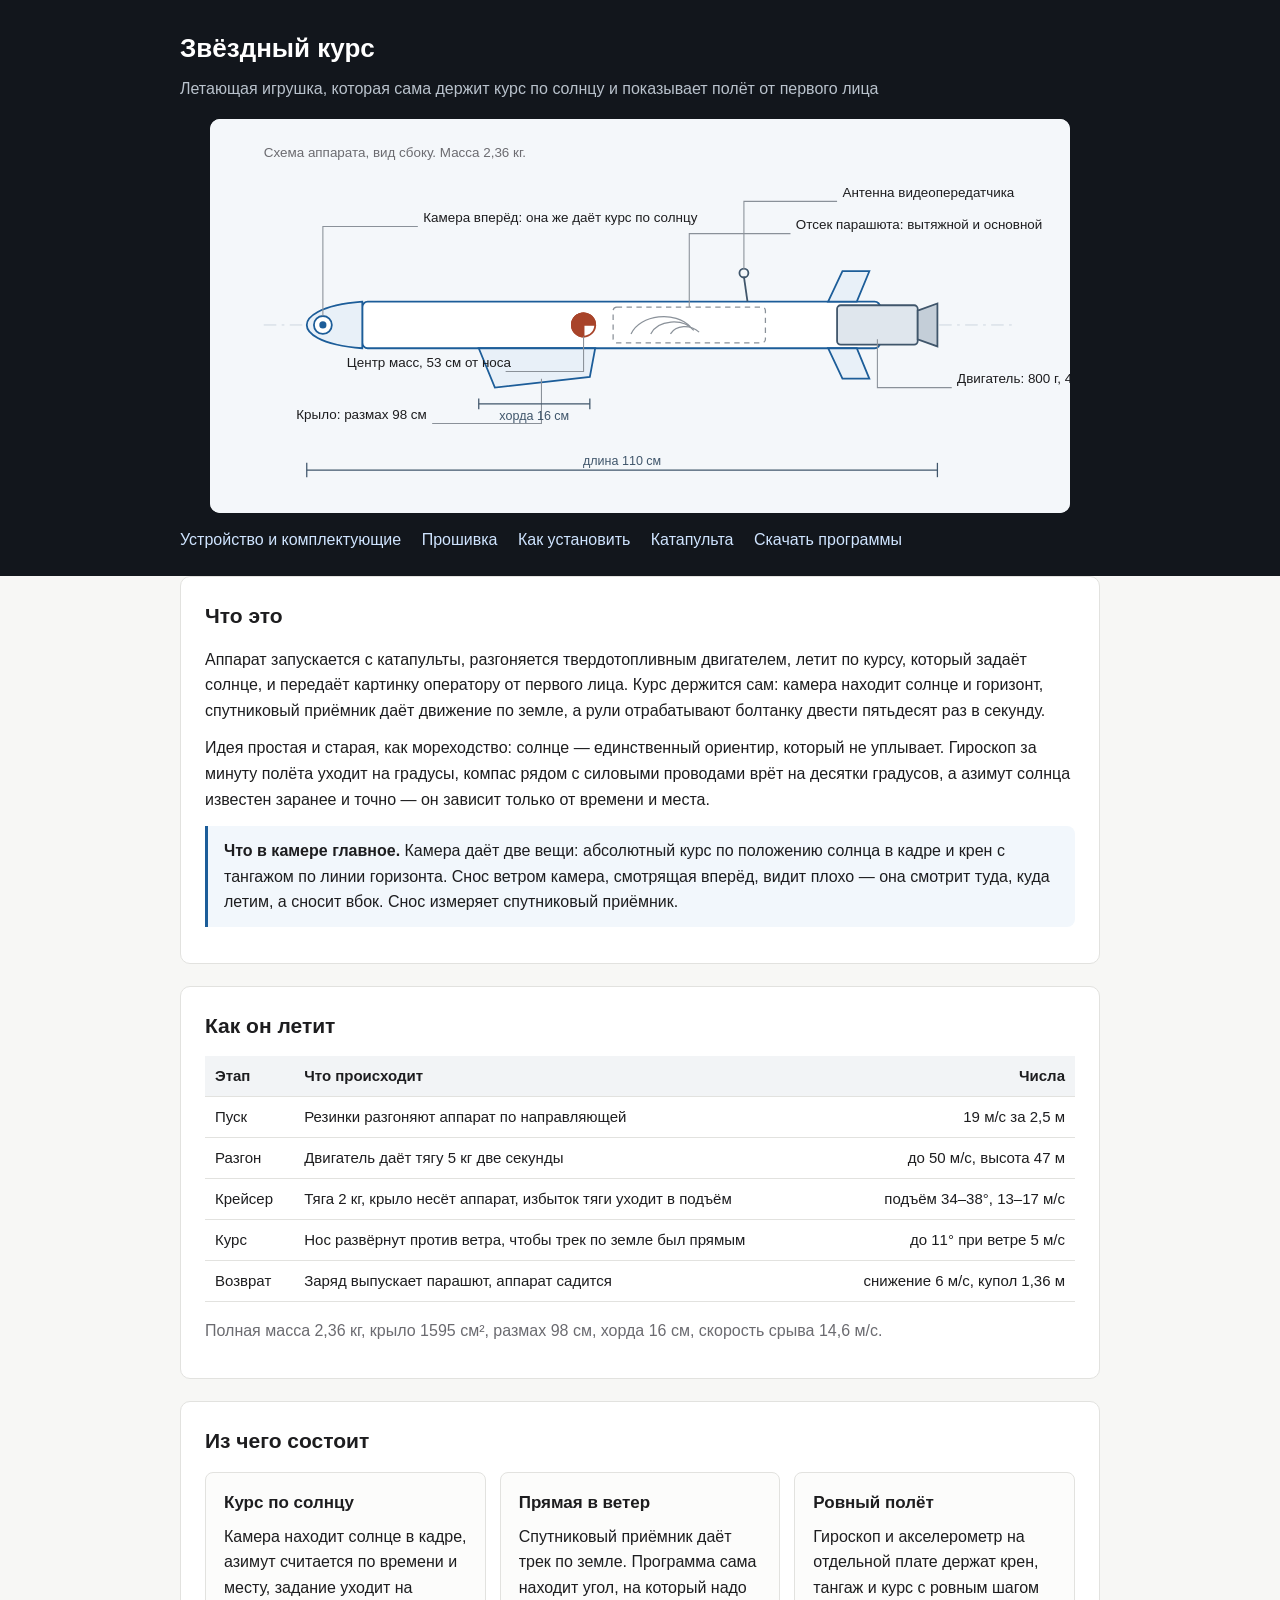
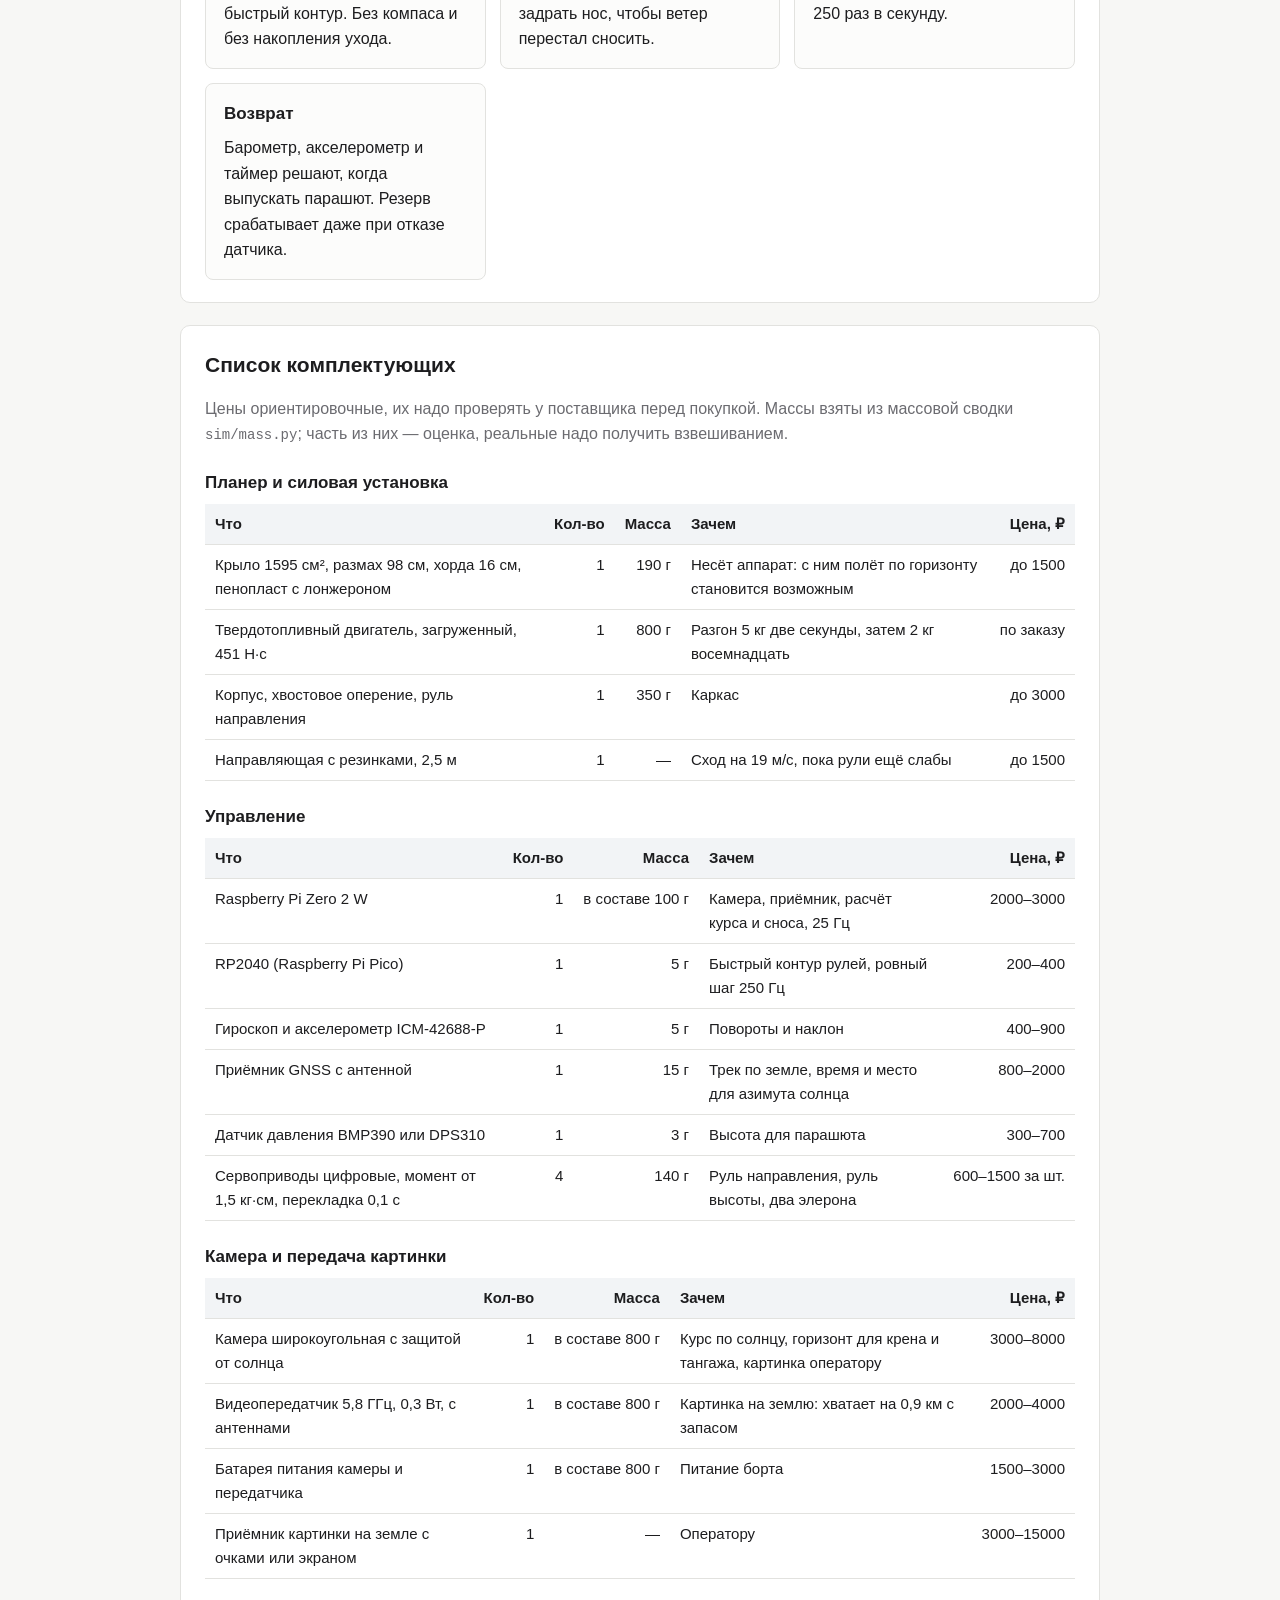
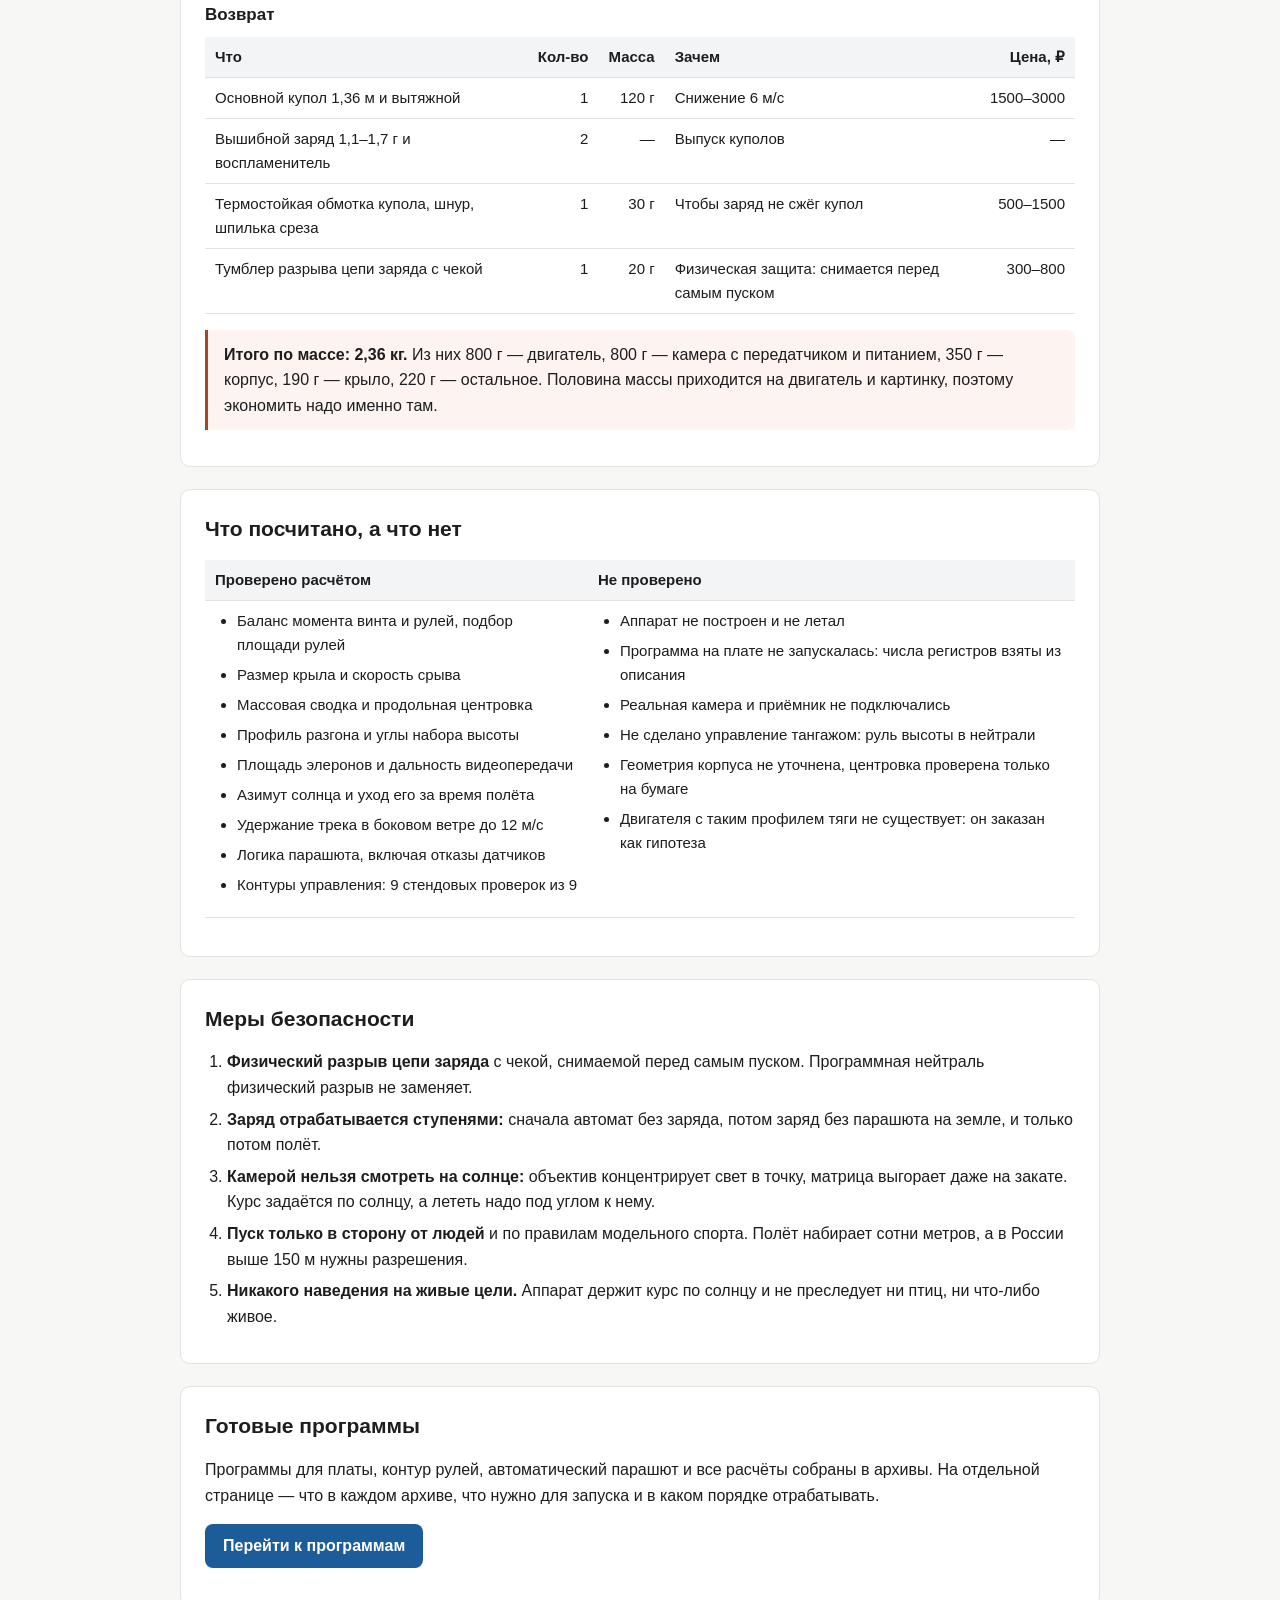
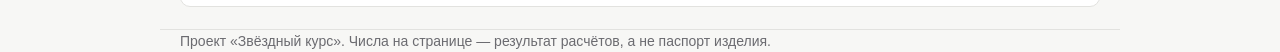
<file: docs/index.html>
<!DOCTYPE html>
<html lang="ru">
<head>
<meta charset="utf-8">
<meta name="viewport" content="width=device-width, initial-scale=1">
<title>Звёздный курс — устройство</title>
<link rel="stylesheet" href="style.css">
</head>
<body>

<header>
  <div class="wrap">
    <h1>Звёздный курс</h1>
    <p>Летающая игрушка, которая сама держит курс по солнцу и показывает полёт от первого лица</p>
        <img class="hero" src="img/rocket.svg" alt="Схема аппарата: камера в носу, крыло, отсек парашюта, V-образные рули, двигатель">
<nav>
      <a href="index.html">Устройство и комплектующие</a>
      <a href="firmware.html">Прошивка</a>
      <a href="install.html">Как установить</a>
      <a href="catapult.html">Катапульта</a>
      <a href="programs.html">Скачать программы</a>
    </nav>
  </div>
</header>

<main class="wrap">

<section>
  <h2>Что это</h2>
  <p>
    Аппарат запускается с катапульты, разгоняется твердотопливным двигателем, летит
    по курсу, который задаёт солнце, и передаёт картинку оператору от первого лица.
    Курс держится сам: камера находит солнце и горизонт, спутниковый приёмник даёт
    движение по земле, а рули отрабатывают болтанку двести пятьдесят раз в секунду.
  </p>
  <p>
    Идея простая и старая, как мореходство: солнце — единственный ориентир, который
    не уплывает. Гироскоп за минуту полёта уходит на градусы, компас рядом с силовыми
    проводами врёт на десятки градусов, а азимут солнца известен заранее и точно —
    он зависит только от времени и места.
  </p>
  <div class="note">
    <strong>Что в камере главное.</strong> Камера даёт две вещи: абсолютный курс
    по положению солнца в кадре и крен с тангажом по линии горизонта. Снос ветром
    камера, смотрящая вперёд, видит плохо — она смотрит туда, куда летим, а сносит
    вбок. Снос измеряет спутниковый приёмник.
  </div>
</section>

<section>
  <h2>Как он летит</h2>
  <table>
    <tr><th>Этап</th><th>Что происходит</th><th class="num">Числа</th></tr>
    <tr>
      <td>Пуск</td>
      <td>Резинки разгоняют аппарат по направляющей</td>
      <td class="num">19 м/с за 2,5 м</td>
    </tr>
    <tr>
      <td>Разгон</td>
      <td>Двигатель даёт тягу 5 кг две секунды</td>
      <td class="num">до 50 м/с, высота 47 м</td>
    </tr>
    <tr>
      <td>Крейсер</td>
      <td>Тяга 2 кг, крыло несёт аппарат, избыток тяги уходит в подъём</td>
      <td class="num">подъём 34–38°, 13–17 м/с</td>
    </tr>
    <tr>
      <td>Курс</td>
      <td>Нос развёрнут против ветра, чтобы трек по земле был прямым</td>
      <td class="num">до 11° при ветре 5 м/с</td>
    </tr>
    <tr>
      <td>Возврат</td>
      <td>Заряд выпускает парашют, аппарат садится</td>
      <td class="num">снижение 6 м/с, купол 1,36 м</td>
    </tr>
  </table>
  <p class="muted">
    Полная масса 2,36 кг, крыло 1595 см², размах 98 см, хорда 16 см,
    скорость срыва 14,6 м/с.
  </p>
</section>

<section>
  <h2>Из чего состоит</h2>
  <div class="cards">
    <div class="card">
      <h3>Курс по солнцу</h3>
      <p>Камера находит солнце в кадре, азимут считается по времени и месту,
      задание уходит на быстрый контур. Без компаса и без накопления ухода.</p>
    </div>
    <div class="card">
      <h3>Прямая в ветер</h3>
      <p>Спутниковый приёмник даёт трек по земле. Программа сама находит угол,
      на который надо задрать нос, чтобы ветер перестал сносить.</p>
    </div>
    <div class="card">
      <h3>Ровный полёт</h3>
      <p>Гироскоп и акселерометр на отдельной плате держат крен, тангаж и курс
      с ровным шагом 250 раз в секунду.</p>
    </div>
    <div class="card">
      <h3>Возврат</h3>
      <p>Барометр, акселерометр и таймер решают, когда выпускать парашют.
      Резерв срабатывает даже при отказе датчика.</p>
    </div>
  </div>
</section>

<section>
  <h2>Список комплектующих</h2>
  <p class="muted">
    Цены ориентировочные, их надо проверять у поставщика перед покупкой.
    Массы взяты из массовой сводки <code>sim/mass.py</code>; часть из них —
    оценка, реальные надо получить взвешиванием.
  </p>

  <h3>Планер и силовая установка</h3>
  <table>
    <tr><th>Что</th><th class="num">Кол-во</th><th class="num">Масса</th><th>Зачем</th><th class="num">Цена, ₽</th></tr>
    <tr><td>Крыло 1595 см², размах 98 см, хорда 16 см, пенопласт с лонжероном</td><td class="num">1</td><td class="num">190 г</td><td>Несёт аппарат: с ним полёт по горизонту становится возможным</td><td class="num">до 1500</td></tr>
    <tr><td>Твердотопливный двигатель, загруженный, 451 Н·с</td><td class="num">1</td><td class="num">800 г</td><td>Разгон 5 кг две секунды, затем 2 кг восемнадцать</td><td class="num">по заказу</td></tr>
    <tr><td>Корпус, хвостовое оперение, руль направления</td><td class="num">1</td><td class="num">350 г</td><td>Каркас</td><td class="num">до 3000</td></tr>
    <tr><td>Направляющая с резинками, 2,5 м</td><td class="num">1</td><td class="num">—</td><td>Сход на 19 м/с, пока рули ещё слабы</td><td class="num">до 1500</td></tr>
  </table>

  <h3>Управление</h3>
  <table>
    <tr><th>Что</th><th class="num">Кол-во</th><th class="num">Масса</th><th>Зачем</th><th class="num">Цена, ₽</th></tr>
    <tr><td>Raspberry Pi Zero 2 W</td><td class="num">1</td><td class="num">в составе 100 г</td><td>Камера, приёмник, расчёт курса и сноса, 25 Гц</td><td class="num">2000–3000</td></tr>
    <tr><td>RP2040 (Raspberry Pi Pico)</td><td class="num">1</td><td class="num">5 г</td><td>Быстрый контур рулей, ровный шаг 250 Гц</td><td class="num">200–400</td></tr>
    <tr><td>Гироскоп и акселерометр ICM-42688-P</td><td class="num">1</td><td class="num">5 г</td><td>Повороты и наклон</td><td class="num">400–900</td></tr>
    <tr><td>Приёмник GNSS с антенной</td><td class="num">1</td><td class="num">15 г</td><td>Трек по земле, время и место для азимута солнца</td><td class="num">800–2000</td></tr>
    <tr><td>Датчик давления BMP390 или DPS310</td><td class="num">1</td><td class="num">3 г</td><td>Высота для парашюта</td><td class="num">300–700</td></tr>
    <tr><td>Сервоприводы цифровые, момент от 1,5 кг·см, перекладка 0,1 с</td><td class="num">4</td><td class="num">140 г</td><td>Руль направления, руль высоты, два элерона</td><td class="num">600–1500 за шт.</td></tr>
  </table>

  <h3>Камера и передача картинки</h3>
  <table>
    <tr><th>Что</th><th class="num">Кол-во</th><th class="num">Масса</th><th>Зачем</th><th class="num">Цена, ₽</th></tr>
    <tr><td>Камера широкоугольная с защитой от солнца</td><td class="num">1</td><td class="num">в составе 800 г</td><td>Курс по солнцу, горизонт для крена и тангажа, картинка оператору</td><td class="num">3000–8000</td></tr>
    <tr><td>Видеопередатчик 5,8 ГГц, 0,3 Вт, с антеннами</td><td class="num">1</td><td class="num">в составе 800 г</td><td>Картинка на землю: хватает на 0,9 км с запасом</td><td class="num">2000–4000</td></tr>
    <tr><td>Батарея питания камеры и передатчика</td><td class="num">1</td><td class="num">в составе 800 г</td><td>Питание борта</td><td class="num">1500–3000</td></tr>
    <tr><td>Приёмник картинки на земле с очками или экраном</td><td class="num">1</td><td class="num">—</td><td>Оператору</td><td class="num">3000–15000</td></tr>
  </table>

  <h3>Возврат</h3>
  <table>
    <tr><th>Что</th><th class="num">Кол-во</th><th class="num">Масса</th><th>Зачем</th><th class="num">Цена, ₽</th></tr>
    <tr><td>Основной купол 1,36 м и вытяжной</td><td class="num">1</td><td class="num">120 г</td><td>Снижение 6 м/с</td><td class="num">1500–3000</td></tr>
    <tr><td>Вышибной заряд 1,1–1,7 г и воспламенитель</td><td class="num">2</td><td class="num">—</td><td>Выпуск куполов</td><td class="num">—</td></tr>
    <tr><td>Термостойкая обмотка купола, шнур, шпилька среза</td><td class="num">1</td><td class="num">30 г</td><td>Чтобы заряд не сжёг купол</td><td class="num">500–1500</td></tr>
    <tr><td>Тумблер разрыва цепи заряда с чекой</td><td class="num">1</td><td class="num">20 г</td><td>Физическая защита: снимается перед самым пуском</td><td class="num">300–800</td></tr>
  </table>

  <div class="warn">
    <strong>Итого по массе: 2,36 кг.</strong> Из них 800 г — двигатель, 800 г —
    камера с передатчиком и питанием, 350 г — корпус, 190 г — крыло, 220 г —
    остальное. Половина массы приходится на двигатель и картинку, поэтому
    экономить надо именно там.
  </div>
</section>

<section>
  <h2>Что посчитано, а что нет</h2>
  <table>
    <tr><th>Проверено расчётом</th><th>Не проверено</th></tr>
    <tr>
      <td>
        <ul>
          <li>Баланс момента винта и рулей, подбор площади рулей</li>
          <li>Размер крыла и скорость срыва</li>
          <li>Массовая сводка и продольная центровка</li>
          <li>Профиль разгона и углы набора высоты</li>
          <li>Площадь элеронов и дальность видеопередачи</li>
          <li>Азимут солнца и уход его за время полёта</li>
          <li>Удержание трека в боковом ветре до 12 м/с</li>
          <li>Логика парашюта, включая отказы датчиков</li>
          <li>Контуры управления: 9 стендовых проверок из 9</li>
        </ul>
      </td>
      <td>
        <ul>
          <li>Аппарат не построен и не летал</li>
          <li>Программа на плате не запускалась: числа регистров взяты из описания</li>
          <li>Реальная камера и приёмник не подключались</li>
          <li>Не сделано управление тангажом: руль высоты в нейтрали</li>
          <li>Геометрия корпуса не уточнена, центровка проверена только на бумаге</li>
          <li>Двигателя с таким профилем тяги не существует: он заказан как гипотеза</li>
        </ul>
      </td>
    </tr>
  </table>
</section>

<section>
  <h2>Меры безопасности</h2>
  <ol>
    <li><strong>Физический разрыв цепи заряда</strong> с чекой, снимаемой перед самым
      пуском. Программная нейтраль физический разрыв не заменяет.</li>
    <li><strong>Заряд отрабатывается ступенями:</strong> сначала автомат без заряда,
      потом заряд без парашюта на земле, и только потом полёт.</li>
    <li><strong>Камерой нельзя смотреть на солнце:</strong> объектив концентрирует свет
      в точку, матрица выгорает даже на закате. Курс задаётся по солнцу, а лететь надо
      под углом к нему.</li>
    <li><strong>Пуск только в сторону от людей</strong> и по правилам модельного спорта.
      Полёт набирает сотни метров, а в России выше 150 м нужны разрешения.</li>
    <li><strong>Никакого наведения на живые цели.</strong> Аппарат держит курс по солнцу
      и не преследует ни птиц, ни что-либо живое.</li>
  </ol>
</section>

<section>
  <h2>Готовые программы</h2>
  <p>
    Программы для платы, контур рулей, автоматический парашют и все расчёты
    собраны в архивы. На отдельной странице — что в каждом архиве, что нужно
    для запуска и в каком порядке отрабатывать.
  </p>
  <p><a class="download" href="programs.html">Перейти к программам</a></p>
</section>

</main>

<footer class="wrap">
  Проект «Звёздный курс». Числа на странице — результат расчётов, а не паспорт изделия.
</footer>

</body>
</html>
</file>
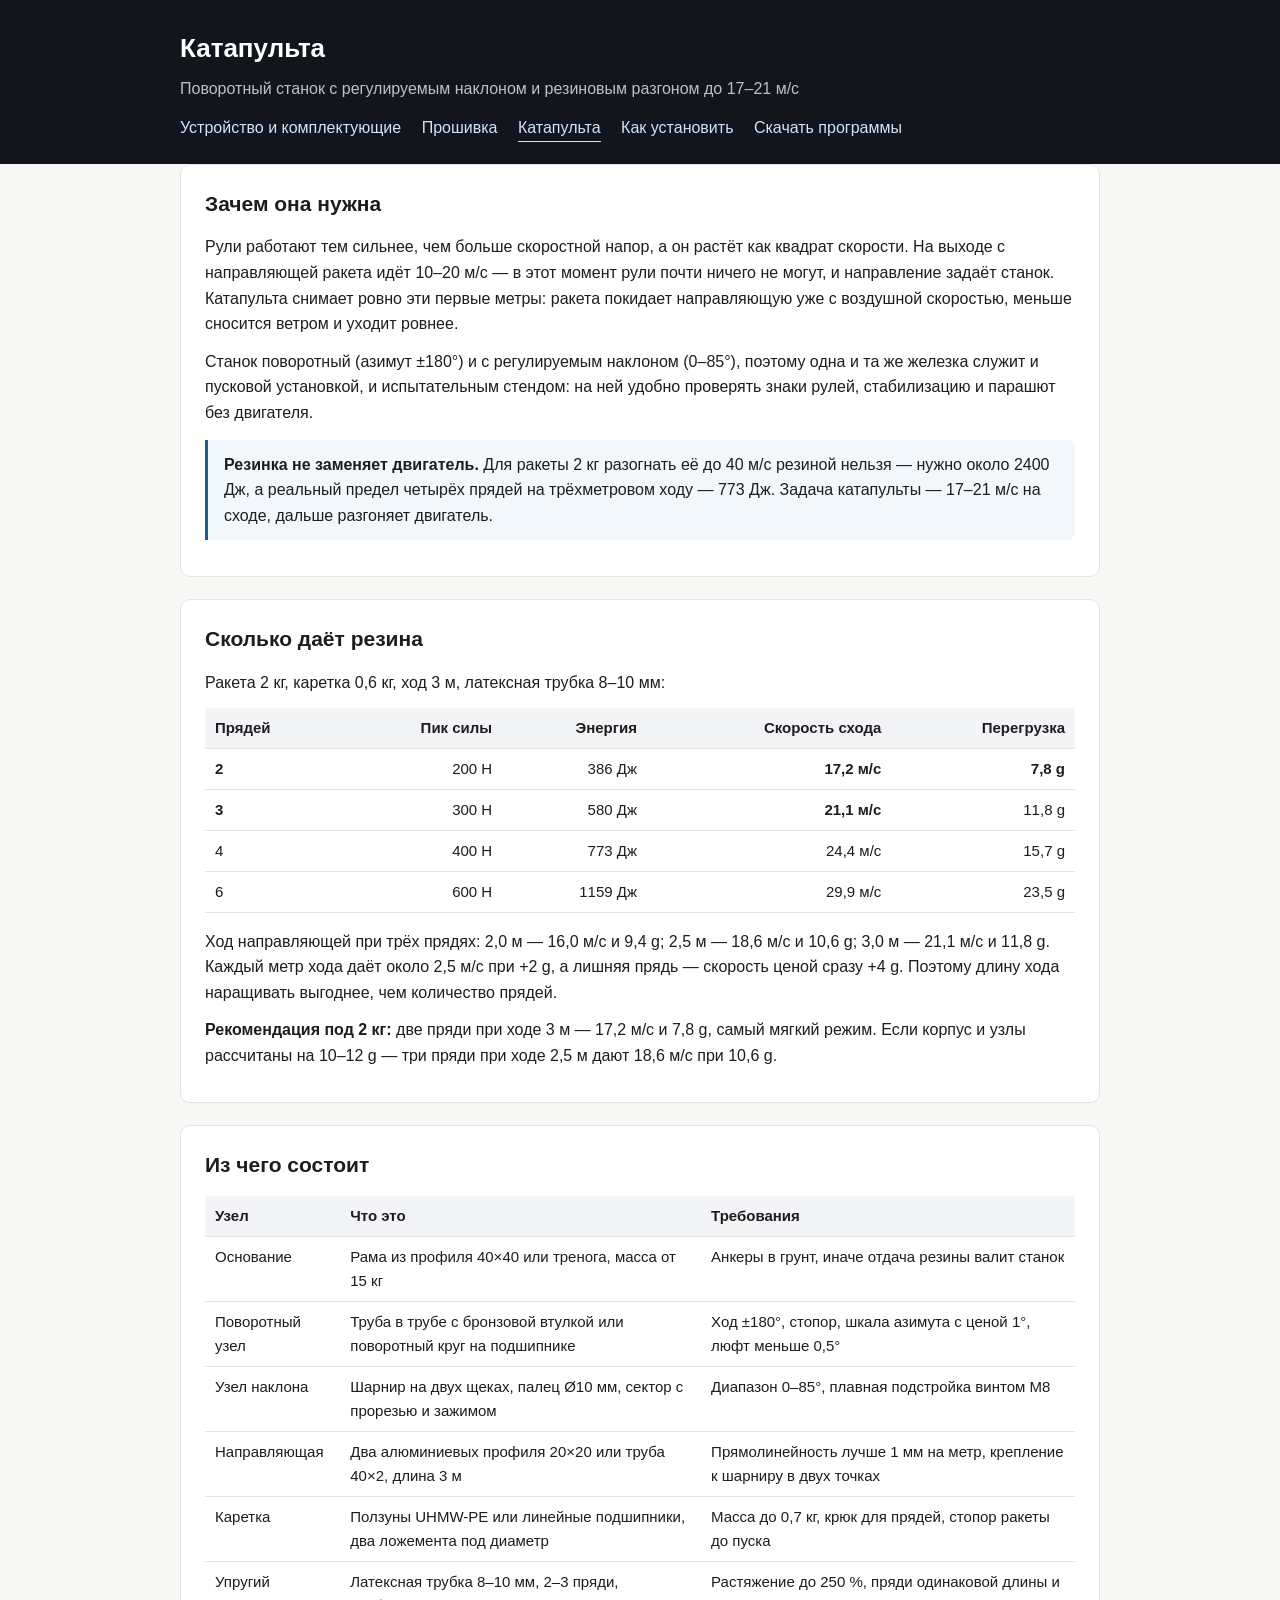
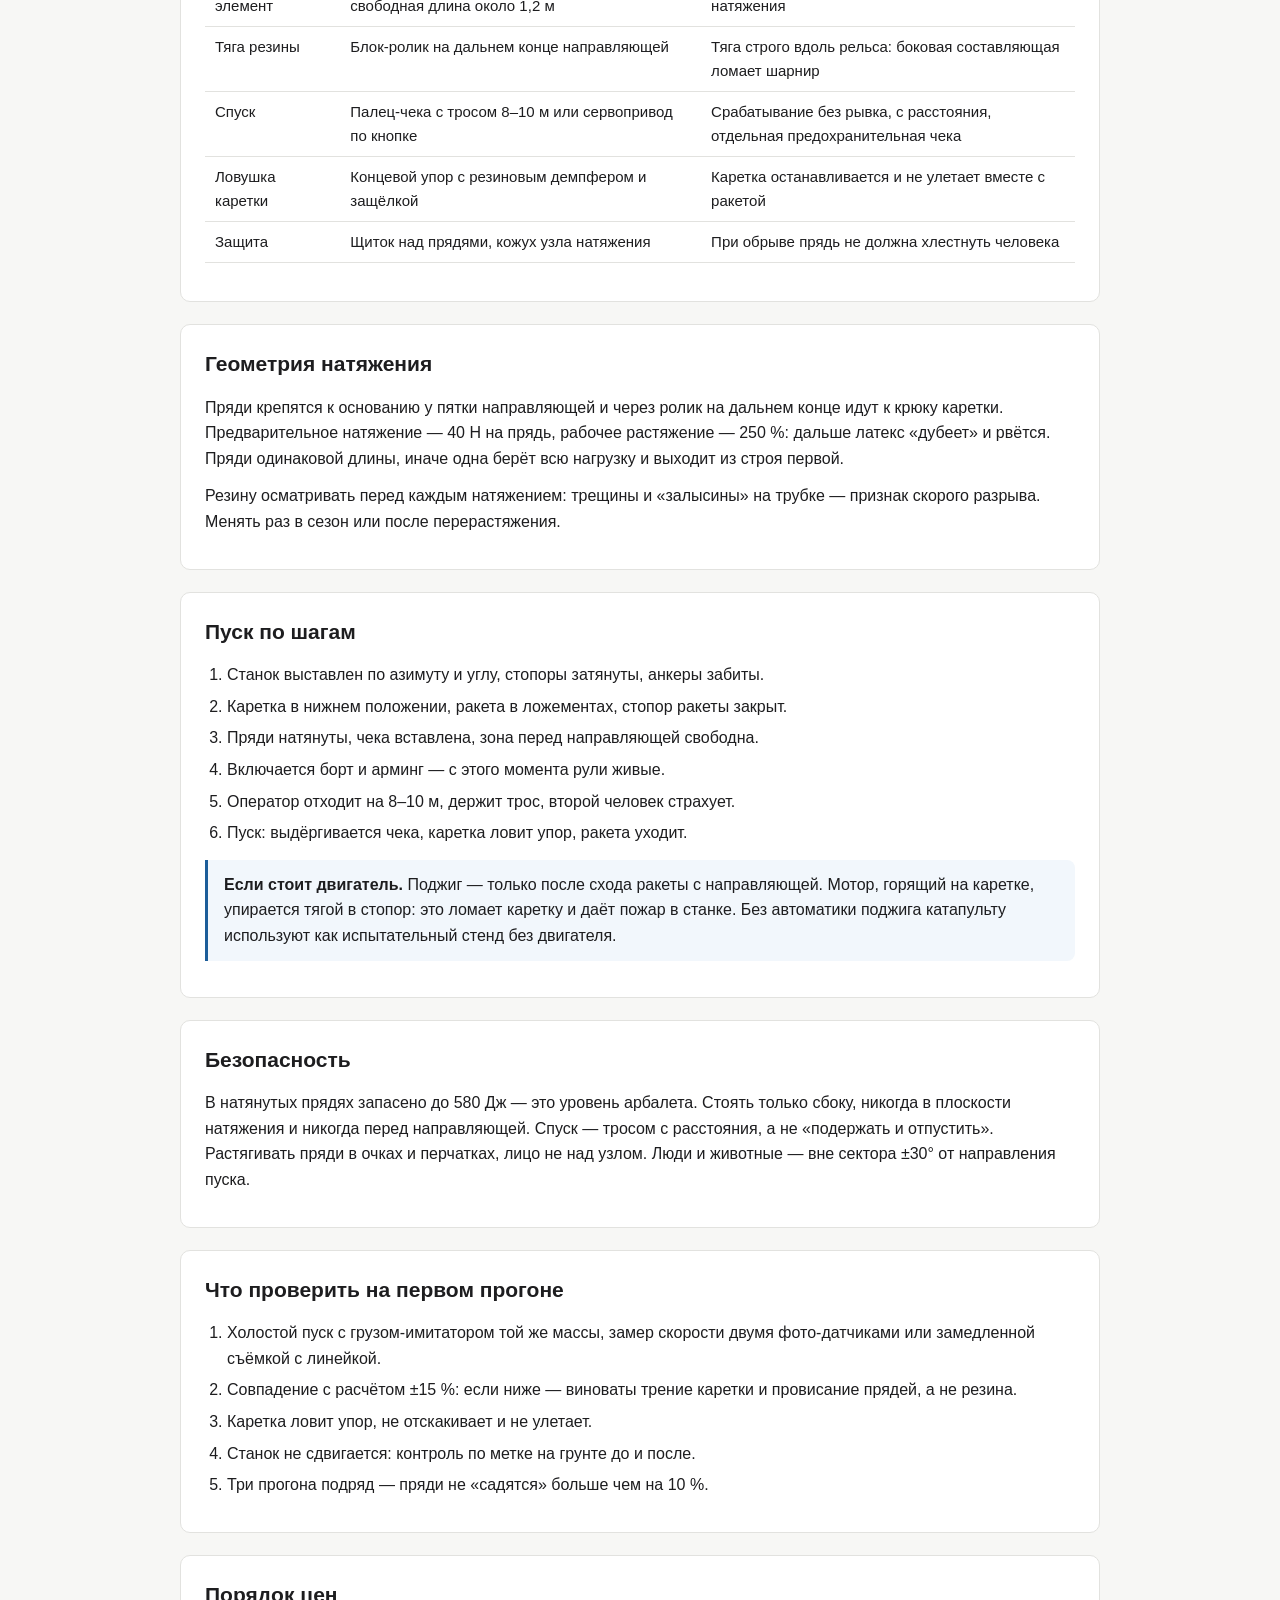
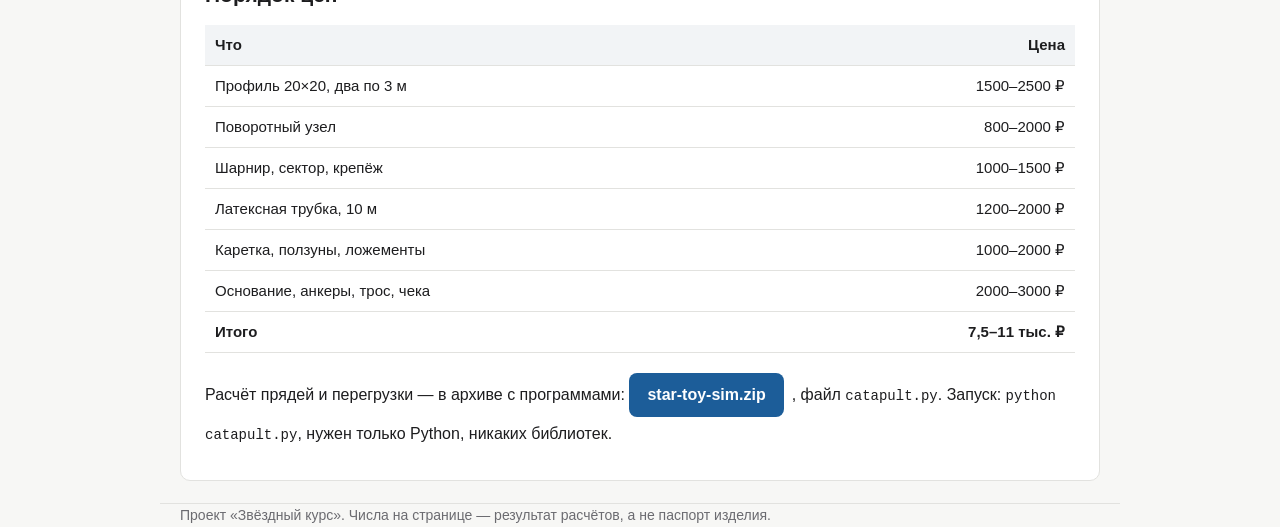
<file: docs/catapult.html>
<!DOCTYPE html>
<html lang="ru">
<head>
<meta charset="utf-8">
<meta name="viewport" content="width=device-width, initial-scale=1">
<title>Катапульта — поворотный станок с резиновым разгоном</title>
<link rel="stylesheet" href="style.css">
</head>
<body>

<header>
  <div class="wrap">
    <h1>Катапульта</h1>
    <p>Поворотный станок с регулируемым наклоном и резиновым разгоном до 17–21 м/с</p>
    <nav>
      <a href="index.html">Устройство и комплектующие</a>
      <a href="firmware.html">Прошивка</a>
      <a class="on" href="catapult.html">Катапульта</a>
      <a href="install.html">Как установить</a>
      <a href="programs.html">Скачать программы</a>
    </nav>
  </div>
</header>

<main class="wrap">

<section>
  <h2>Зачем она нужна</h2>
  <p>
    Рули работают тем сильнее, чем больше скоростной напор, а он растёт как квадрат
    скорости. На выходе с направляющей ракета идёт 10–20 м/с — в этот момент рули
    почти ничего не могут, и направление задаёт станок. Катапульта снимает ровно
    эти первые метры: ракета покидает направляющую уже с воздушной скоростью,
    меньше сносится ветром и уходит ровнее.
  </p>
  <p>
    Станок поворотный (азимут ±180°) и с регулируемым наклоном (0–85°), поэтому
    одна и та же железка служит и пусковой установкой, и испытательным стендом:
    на ней удобно проверять знаки рулей, стабилизацию и парашют без двигателя.
  </p>
  <div class="note">
    <strong>Резинка не заменяет двигатель.</strong> Для ракеты 2 кг разогнать её
    до 40 м/с резиной нельзя — нужно около 2400 Дж, а реальный предел четырёх
    прядей на трёхметровом ходу — 773 Дж. Задача катапульты — 17–21 м/с на сходе,
    дальше разгоняет двигатель.
  </div>
</section>

<section>
  <h2>Сколько даёт резина</h2>
  <p>
    Ракета 2 кг, каретка 0,6 кг, ход 3 м, латексная трубка 8–10 мм:
  </p>
  <table>
    <tr><th>Прядей</th><th class="num">Пик силы</th><th class="num">Энергия</th>
        <th class="num">Скорость схода</th><th class="num">Перегрузка</th></tr>
    <tr><td><strong>2</strong></td><td class="num">200 Н</td><td class="num">386 Дж</td>
        <td class="num"><strong>17,2 м/с</strong></td><td class="num"><strong>7,8 g</strong></td></tr>
    <tr><td><strong>3</strong></td><td class="num">300 Н</td><td class="num">580 Дж</td>
        <td class="num"><strong>21,1 м/с</strong></td><td class="num">11,8 g</td></tr>
    <tr><td>4</td><td class="num">400 Н</td><td class="num">773 Дж</td>
        <td class="num">24,4 м/с</td><td class="num">15,7 g</td></tr>
    <tr><td>6</td><td class="num">600 Н</td><td class="num">1159 Дж</td>
        <td class="num">29,9 м/с</td><td class="num">23,5 g</td></tr>
  </table>
  <p>
    Ход направляющей при трёх прядях: 2,0 м — 16,0 м/с и 9,4 g; 2,5 м — 18,6 м/с
    и 10,6 g; 3,0 м — 21,1 м/с и 11,8 g. Каждый метр хода даёт около 2,5 м/с
    при +2 g, а лишняя прядь — скорость ценой сразу +4 g. Поэтому длину хода
    наращивать выгоднее, чем количество прядей.
  </p>
  <p>
    <strong>Рекомендация под 2 кг:</strong> две пряди при ходе 3 м — 17,2 м/с
    и 7,8 g, самый мягкий режим. Если корпус и узлы рассчитаны на 10–12 g —
    три пряди при ходе 2,5 м дают 18,6 м/с при 10,6 g.
  </p>
</section>

<section>
  <h2>Из чего состоит</h2>
  <table>
    <tr><th>Узел</th><th>Что это</th><th>Требования</th></tr>
    <tr>
      <td>Основание</td>
      <td>Рама из профиля 40×40 или тренога, масса от 15 кг</td>
      <td>Анкеры в грунт, иначе отдача резины валит станок</td>
    </tr>
    <tr>
      <td>Поворотный узел</td>
      <td>Труба в трубе с бронзовой втулкой или поворотный круг на подшипнике</td>
      <td>Ход ±180°, стопор, шкала азимута с ценой 1°, люфт меньше 0,5°</td>
    </tr>
    <tr>
      <td>Узел наклона</td>
      <td>Шарнир на двух щеках, палец Ø10 мм, сектор с прорезью и зажимом</td>
      <td>Диапазон 0–85°, плавная подстройка винтом М8</td>
    </tr>
    <tr>
      <td>Направляющая</td>
      <td>Два алюминиевых профиля 20×20 или труба 40×2, длина 3 м</td>
      <td>Прямолинейность лучше 1 мм на метр, крепление к шарниру в двух точках</td>
    </tr>
    <tr>
      <td>Каретка</td>
      <td>Ползуны UHMW-PE или линейные подшипники, два ложемента под диаметр</td>
      <td>Масса до 0,7 кг, крюк для прядей, стопор ракеты до пуска</td>
    </tr>
    <tr>
      <td>Упругий элемент</td>
      <td>Латексная трубка 8–10 мм, 2–3 пряди, свободная длина около 1,2 м</td>
      <td>Растяжение до 250 %, пряди одинаковой длины и натяжения</td>
    </tr>
    <tr>
      <td>Тяга резины</td>
      <td>Блок-ролик на дальнем конце направляющей</td>
      <td>Тяга строго вдоль рельса: боковая составляющая ломает шарнир</td>
    </tr>
    <tr>
      <td>Спуск</td>
      <td>Палец-чека с тросом 8–10 м или сервопривод по кнопке</td>
      <td>Срабатывание без рывка, с расстояния, отдельная предохранительная чека</td>
    </tr>
    <tr>
      <td>Ловушка каретки</td>
      <td>Концевой упор с резиновым демпфером и защёлкой</td>
      <td>Каретка останавливается и не улетает вместе с ракетой</td>
    </tr>
    <tr>
      <td>Защита</td>
      <td>Щиток над прядями, кожух узла натяжения</td>
      <td>При обрыве прядь не должна хлестнуть человека</td>
    </tr>
  </table>
</section>

<section>
  <h2>Геометрия натяжения</h2>
  <p>
    Пряди крепятся к основанию у пятки направляющей и через ролик на дальнем конце
    идут к крюку каретки. Предварительное натяжение — 40 Н на прядь, рабочее
    растяжение — 250 %: дальше латекс «дубеет» и рвётся. Пряди одинаковой длины,
    иначе одна берёт всю нагрузку и выходит из строя первой.
  </p>
  <p>
    Резину осматривать перед каждым натяжением: трещины и «залысины» на трубке —
    признак скорого разрыва. Менять раз в сезон или после перерастяжения.
  </p>
</section>

<section>
  <h2>Пуск по шагам</h2>
  <ol>
    <li>Станок выставлен по азимуту и углу, стопоры затянуты, анкеры забиты.</li>
    <li>Каретка в нижнем положении, ракета в ложементах, стопор ракеты закрыт.</li>
    <li>Пряди натянуты, чека вставлена, зона перед направляющей свободна.</li>
    <li>Включается борт и арминг — с этого момента рули живые.</li>
    <li>Оператор отходит на 8–10 м, держит трос, второй человек страхует.</li>
    <li>Пуск: выдёргивается чека, каретка ловит упор, ракета уходит.</li>
  </ol>
  <div class="note">
    <strong>Если стоит двигатель.</strong> Поджиг — только после схода ракеты
    с направляющей. Мотор, горящий на каретке, упирается тягой в стопор: это ломает
    каретку и даёт пожар в станке. Без автоматики поджига катапульту используют
    как испытательный стенд без двигателя.
  </div>
</section>

<section>
  <h2>Безопасность</h2>
  <p>
    В натянутых прядях запасено до 580 Дж — это уровень арбалета. Стоять только
    сбоку, никогда в плоскости натяжения и никогда перед направляющей. Спуск —
    тросом с расстояния, а не «подержать и отпустить». Растягивать пряди в очках
    и перчатках, лицо не над узлом. Люди и животные — вне сектора ±30° от
    направления пуска.
  </p>
</section>

<section>
  <h2>Что проверить на первом прогоне</h2>
  <ol>
    <li>Холостой пуск с грузом-имитатором той же массы, замер скорости двумя
      фото-датчиками или замедленной съёмкой с линейкой.</li>
    <li>Совпадение с расчётом ±15 %: если ниже — виноваты трение каретки
      и провисание прядей, а не резина.</li>
    <li>Каретка ловит упор, не отскакивает и не улетает.</li>
    <li>Станок не сдвигается: контроль по метке на грунте до и после.</li>
    <li>Три прогона подряд — пряди не «садятся» больше чем на 10 %.</li>
  </ol>
</section>

<section>
  <h2>Порядок цен</h2>
  <table>
    <tr><th>Что</th><th class="num">Цена</th></tr>
    <tr><td>Профиль 20×20, два по 3 м</td><td class="num">1500–2500 ₽</td></tr>
    <tr><td>Поворотный узел</td><td class="num">800–2000 ₽</td></tr>
    <tr><td>Шарнир, сектор, крепёж</td><td class="num">1000–1500 ₽</td></tr>
    <tr><td>Латексная трубка, 10 м</td><td class="num">1200–2000 ₽</td></tr>
    <tr><td>Каретка, ползуны, ложементы</td><td class="num">1000–2000 ₽</td></tr>
    <tr><td>Основание, анкеры, трос, чека</td><td class="num">2000–3000 ₽</td></tr>
    <tr><td><strong>Итого</strong></td><td class="num"><strong>7,5–11 тыс. ₽</strong></td></tr>
  </table>
  <p>
    Расчёт прядей и перегрузки — в архиве с программами:
    <a class="download" href="downloads/star-toy-sim.zip">star-toy-sim.zip</a>,
    файл <code>catapult.py</code>. Запуск: <code>python catapult.py</code>, нужен
    только Python, никаких библиотек.
  </p>
</section>

</main>

<footer class="wrap">
  Проект «Звёздный курс». Числа на странице — результат расчётов, а не паспорт изделия.
</footer>

</body>
</html>
</file>
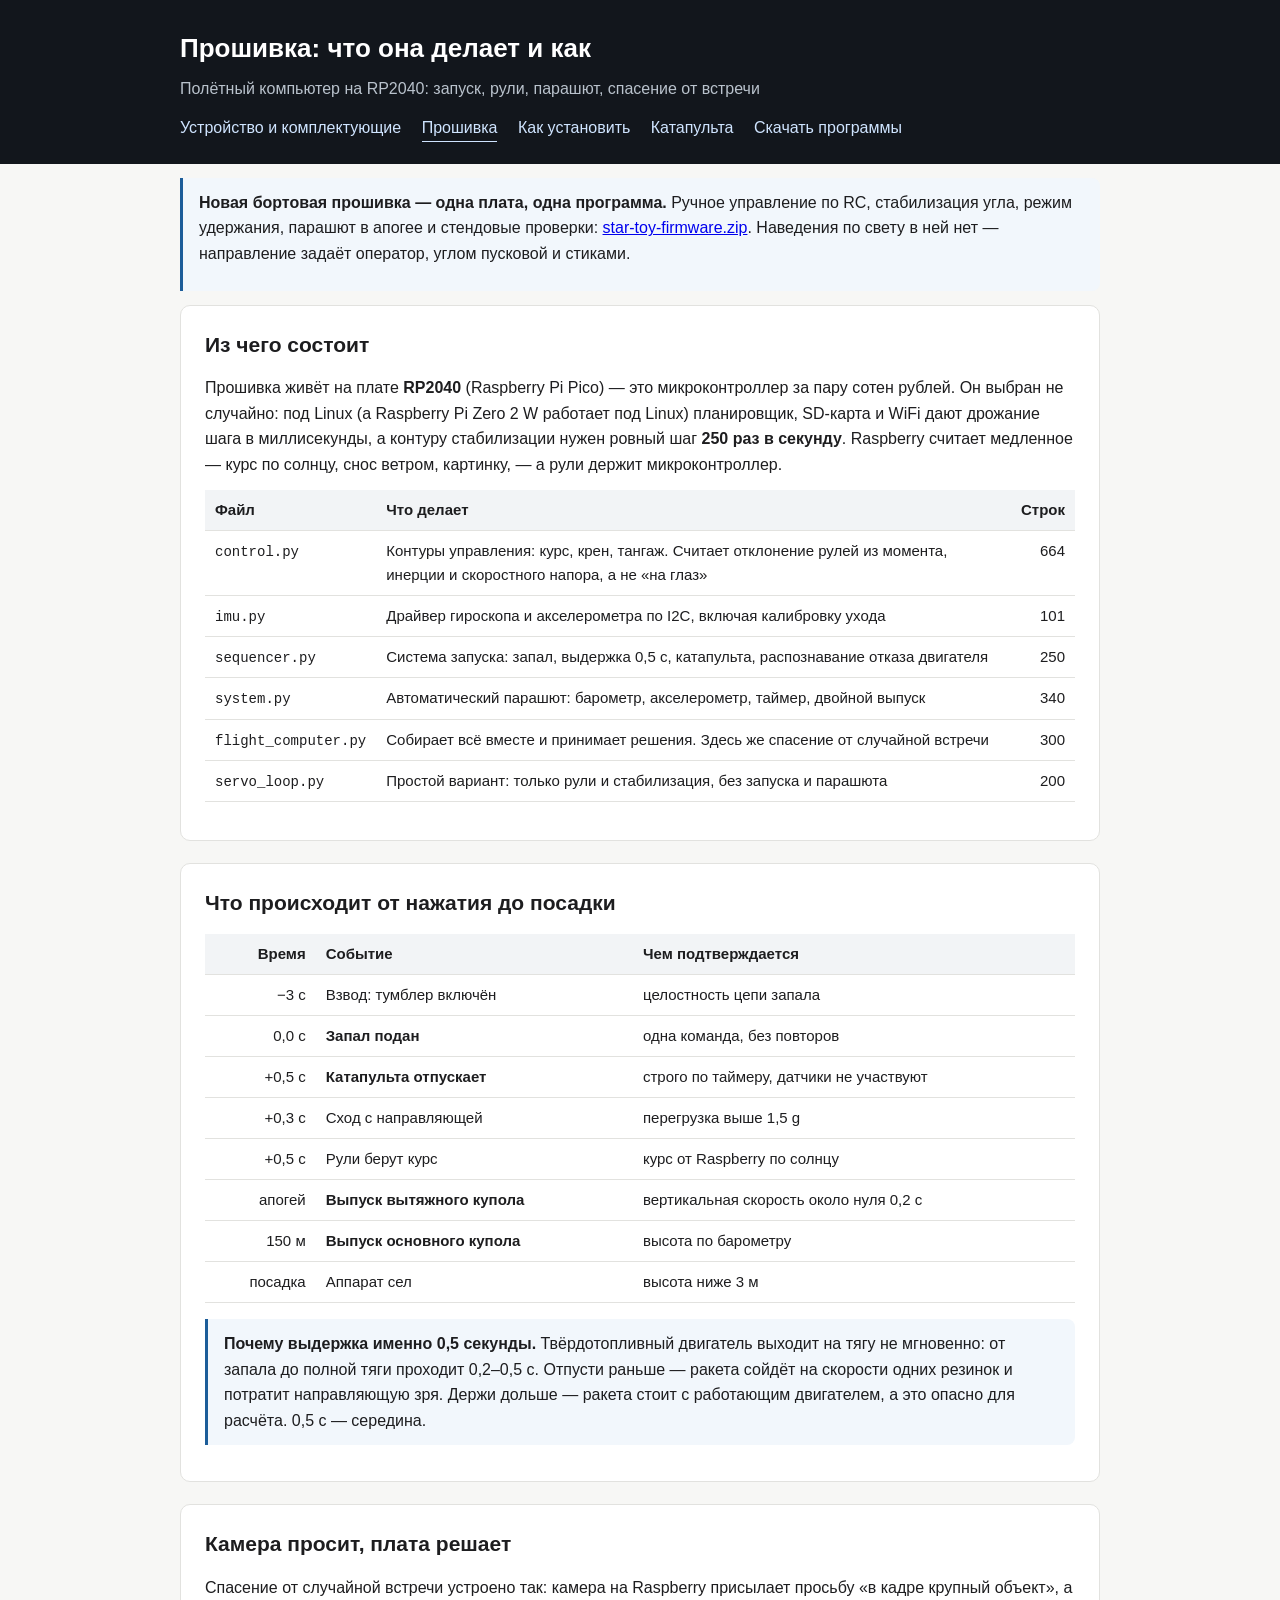
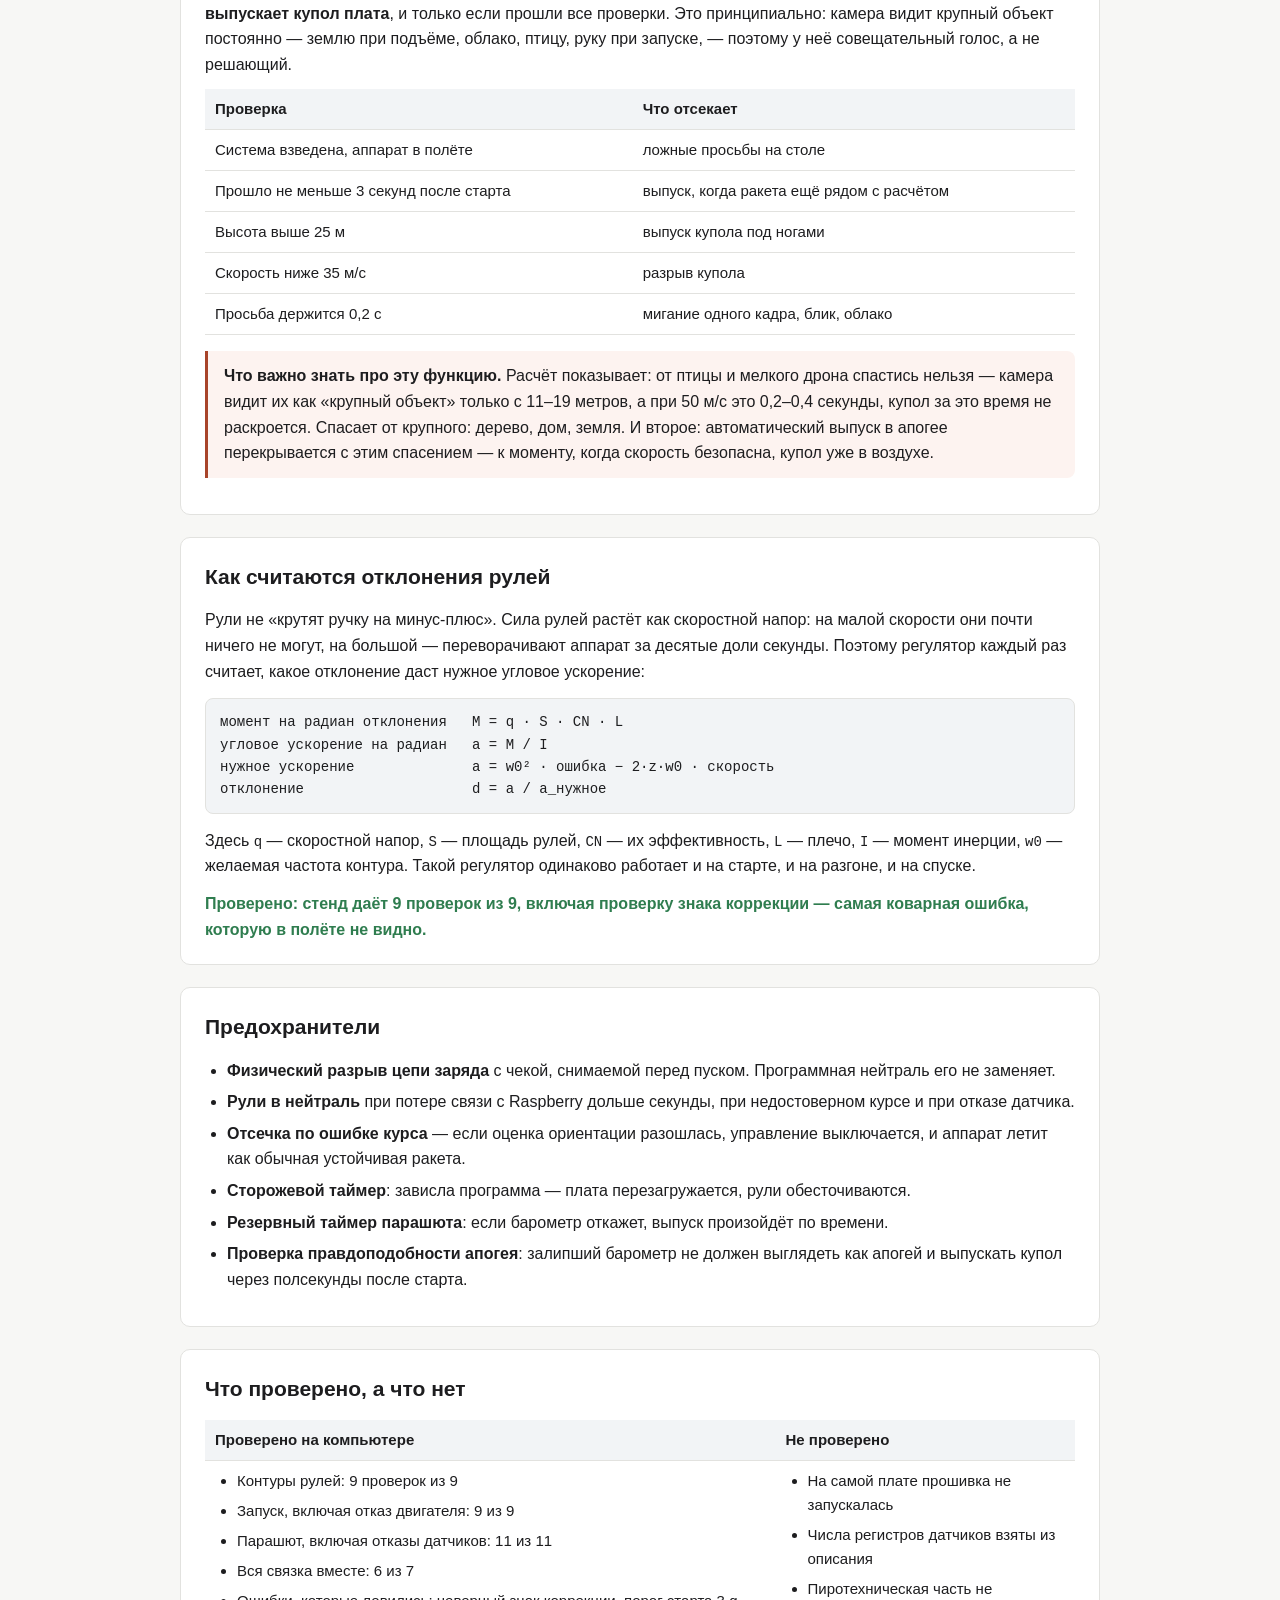
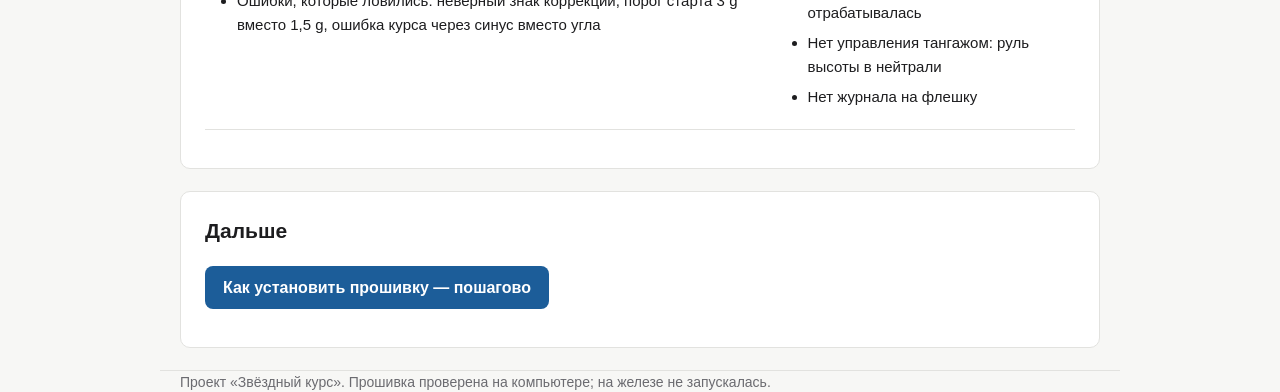
<file: docs/firmware.html>
<!DOCTYPE html>
<html lang="ru">
<head>
<meta charset="utf-8">
<meta name="viewport" content="width=device-width, initial-scale=1">
<title>Прошивка — что она делает</title>
<link rel="stylesheet" href="style.css">
</head>
<body>

<header>
  <div class="wrap">
    <h1>Прошивка: что она делает и как</h1>
    <p>Полётный компьютер на RP2040: запуск, рули, парашют, спасение от встречи</p>
    <nav>
      <a href="index.html">Устройство и комплектующие</a>
      <a class="on" href="firmware.html">Прошивка</a>
      <a href="install.html">Как установить</a>
      <a href="catapult.html">Катапульта</a>
      <a href="programs.html">Скачать программы</a>
    </nav>
  </div>
</header>

<main class="wrap">
<div class="note">
  <p><strong>Новая бортовая прошивка — одна плата, одна программа.</strong>
  Ручное управление по RC, стабилизация угла, режим удержания, парашют в апогее
  и стендовые проверки: <a href="downloads/star-toy-firmware.zip">star-toy-firmware.zip</a>.
  Наведения по свету в ней нет — направление задаёт оператор, углом пусковой и стиками.</p>
</div>


<section>
  <h2>Из чего состоит</h2>
  <p>
    Прошивка живёт на плате <strong>RP2040</strong> (Raspberry Pi Pico) — это
    микроконтроллер за пару сотен рублей. Он выбран не случайно: под Linux
    (а Raspberry Pi Zero 2 W работает под Linux) планировщик, SD-карта и WiFi
    дают дрожание шага в миллисекунды, а контуру стабилизации нужен ровный шаг
    <strong>250 раз в секунду</strong>. Raspberry считает медленное — курс по солнцу,
    снос ветром, картинку, — а рули держит микроконтроллер.
  </p>
  <table>
    <tr><th>Файл</th><th>Что делает</th><th class="num">Строк</th></tr>
    <tr><td><code>control.py</code></td><td>Контуры управления: курс, крен, тангаж. Считает отклонение рулей из момента, инерции и скоростного напора, а не «на глаз»</td><td class="num">664</td></tr>
    <tr><td><code>imu.py</code></td><td>Драйвер гироскопа и акселерометра по I2C, включая калибровку ухода</td><td class="num">101</td></tr>
    <tr><td><code>sequencer.py</code></td><td>Система запуска: запал, выдержка 0,5 с, катапульта, распознавание отказа двигателя</td><td class="num">250</td></tr>
    <tr><td><code>system.py</code></td><td>Автоматический парашют: барометр, акселерометр, таймер, двойной выпуск</td><td class="num">340</td></tr>
    <tr><td><code>flight_computer.py</code></td><td>Собирает всё вместе и принимает решения. Здесь же спасение от случайной встречи</td><td class="num">300</td></tr>
    <tr><td><code>servo_loop.py</code></td><td>Простой вариант: только рули и стабилизация, без запуска и парашюта</td><td class="num">200</td></tr>
  </table>
</section>

<section>
  <h2>Что происходит от нажатия до посадки</h2>
  <table>
    <tr><th class="num">Время</th><th>Событие</th><th>Чем подтверждается</th></tr>
    <tr><td class="num">−3 с</td><td>Взвод: тумблер включён</td><td>целостность цепи запала</td></tr>
    <tr><td class="num">0,0 с</td><td><strong>Запал подан</strong></td><td>одна команда, без повторов</td></tr>
    <tr><td class="num">+0,5 с</td><td><strong>Катапульта отпускает</strong></td><td>строго по таймеру, датчики не участвуют</td></tr>
    <tr><td class="num">+0,3 с</td><td>Сход с направляющей</td><td>перегрузка выше 1,5 g</td></tr>
    <tr><td class="num">+0,5 с</td><td>Рули берут курс</td><td>курс от Raspberry по солнцу</td></tr>
    <tr><td class="num">апогей</td><td><strong>Выпуск вытяжного купола</strong></td><td>вертикальная скорость около нуля 0,2 с</td></tr>
    <tr><td class="num">150 м</td><td><strong>Выпуск основного купола</strong></td><td>высота по барометру</td></tr>
    <tr><td class="num">посадка</td><td>Аппарат сел</td><td>высота ниже 3 м</td></tr>
  </table>
  <div class="note">
    <strong>Почему выдержка именно 0,5 секунды.</strong> Твёрдотопливный двигатель
    выходит на тягу не мгновенно: от запала до полной тяги проходит 0,2–0,5 с.
    Отпусти раньше — ракета сойдёт на скорости одних резинок и потратит
    направляющую зря. Держи дольше — ракета стоит с работающим двигателем,
    а это опасно для расчёта. 0,5 с — середина.
  </div>
</section>

<section>
  <h2>Камера просит, плата решает</h2>
  <p>
    Спасение от случайной встречи устроено так: камера на Raspberry присылает
    просьбу «в кадре крупный объект», а <strong>выпускает купол плата</strong>, и только
    если прошли все проверки. Это принципиально: камера видит крупный объект
    постоянно — землю при подъёме, облако, птицу, руку при запуске, — поэтому
    у неё совещательный голос, а не решающий.
  </p>
  <table>
    <tr><th>Проверка</th><th>Что отсекает</th></tr>
    <tr><td>Система взведена, аппарат в полёте</td><td>ложные просьбы на столе</td></tr>
    <tr><td>Прошло не меньше 3 секунд после старта</td><td>выпуск, когда ракета ещё рядом с расчётом</td></tr>
    <tr><td>Высота выше 25 м</td><td>выпуск купола под ногами</td></tr>
    <tr><td>Скорость ниже 35 м/с</td><td>разрыв купола</td></tr>
    <tr><td>Просьба держится 0,2 с</td><td>мигание одного кадра, блик, облако</td></tr>
  </table>
  <div class="warn">
    <strong>Что важно знать про эту функцию.</strong> Расчёт показывает:
    от птицы и мелкого дрона спастись нельзя — камера видит их как «крупный
    объект» только с 11–19 метров, а при 50 м/с это 0,2–0,4 секунды, купол
    за это время не раскроется. Спасает от крупного: дерево, дом, земля.
    И второе: автоматический выпуск в апогее перекрывается с этим спасением —
    к моменту, когда скорость безопасна, купол уже в воздухе.
  </div>
</section>

<section>
  <h2>Как считаются отклонения рулей</h2>
  <p>
    Рули не «крутят ручку на минус-плюс». Сила рулей растёт как скоростной
    напор: на малой скорости они почти ничего не могут, на большой —
    переворачивают аппарат за десятые доли секунды. Поэтому регулятор каждый
    раз считает, какое отклонение даст нужное угловое ускорение:
  </p>
  <pre>момент на радиан отклонения   M = q · S · CN · L
угловое ускорение на радиан   a = M / I
нужное ускорение              a = w0² · ошибка − 2·z·w0 · скорость
отклонение                    d = a / a_нужное</pre>
  <p>
    Здесь <code>q</code> — скоростной напор, <code>S</code> — площадь рулей,
    <code>CN</code> — их эффективность, <code>L</code> — плечо,
    <code>I</code> — момент инерции, <code>w0</code> — желаемая частота контура.
    Такой регулятор одинаково работает и на старте, и на разгоне, и на спуске.
  </p>
  <div class="ok">Проверено: стенд даёт 9 проверок из 9, включая проверку знака коррекции — самая коварная ошибка, которую в полёте не видно.</div>
</section>

<section>
  <h2>Предохранители</h2>
  <ul>
    <li><strong>Физический разрыв цепи заряда</strong> с чекой, снимаемой перед пуском. Программная нейтраль его не заменяет.</li>
    <li><strong>Рули в нейтраль</strong> при потере связи с Raspberry дольше секунды, при недостоверном курсе и при отказе датчика.</li>
    <li><strong>Отсечка по ошибке курса</strong> — если оценка ориентации разошлась, управление выключается, и аппарат летит как обычная устойчивая ракета.</li>
    <li><strong>Сторожевой таймер</strong>: зависла программа — плата перезагружается, рули обесточиваются.</li>
    <li><strong>Резервный таймер парашюта</strong>: если барометр откажет, выпуск произойдёт по времени.</li>
    <li><strong>Проверка правдоподобности апогея</strong>: залипший барометр не должен выглядеть как апогей и выпускать купол через полсекунды после старта.</li>
  </ul>
</section>

<section>
  <h2>Что проверено, а что нет</h2>
  <table>
    <tr><th>Проверено на компьютере</th><th>Не проверено</th></tr>
    <tr>
      <td>
        <ul>
          <li>Контуры рулей: 9 проверок из 9</li>
          <li>Запуск, включая отказ двигателя: 9 из 9</li>
          <li>Парашют, включая отказы датчиков: 11 из 11</li>
          <li>Вся связка вместе: 6 из 7</li>
          <li>Ошибки, которые ловились: неверный знак коррекции, порог старта 3 g вместо 1,5 g, ошибка курса через синус вместо угла</li>
        </ul>
      </td>
      <td>
        <ul>
          <li>На самой плате прошивка не запускалась</li>
          <li>Числа регистров датчиков взяты из описания</li>
          <li>Пиротехническая часть не отрабатывалась</li>
          <li>Нет управления тангажом: руль высоты в нейтрали</li>
          <li>Нет журнала на флешку</li>
        </ul>
      </td>
    </tr>
  </table>
</section>

<section>
  <h2>Дальше</h2>
  <p><a class="download" href="install.html">Как установить прошивку — пошагово</a></p>
</section>

</main>

<footer class="wrap">
  Проект «Звёздный курс». Прошивка проверена на компьютере; на железе не запускалась.
</footer>

</body>
</html>
</file>
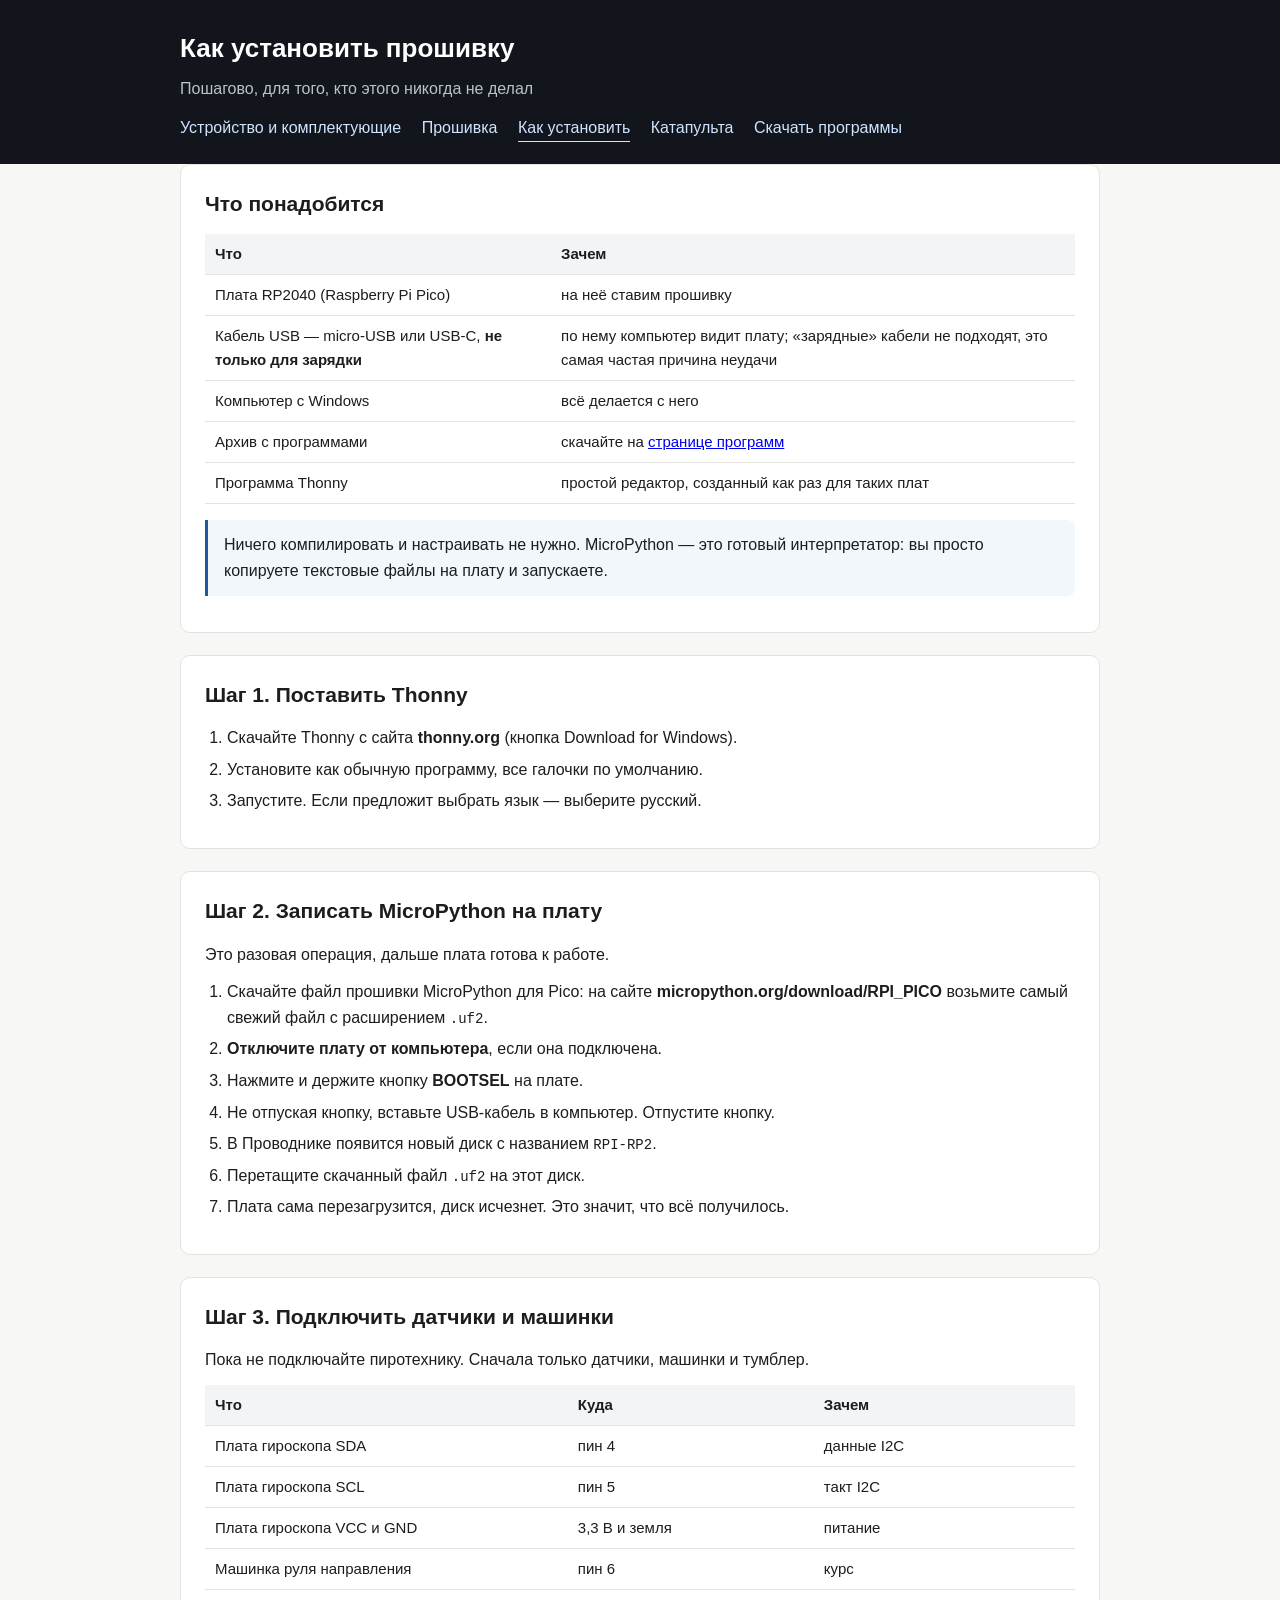
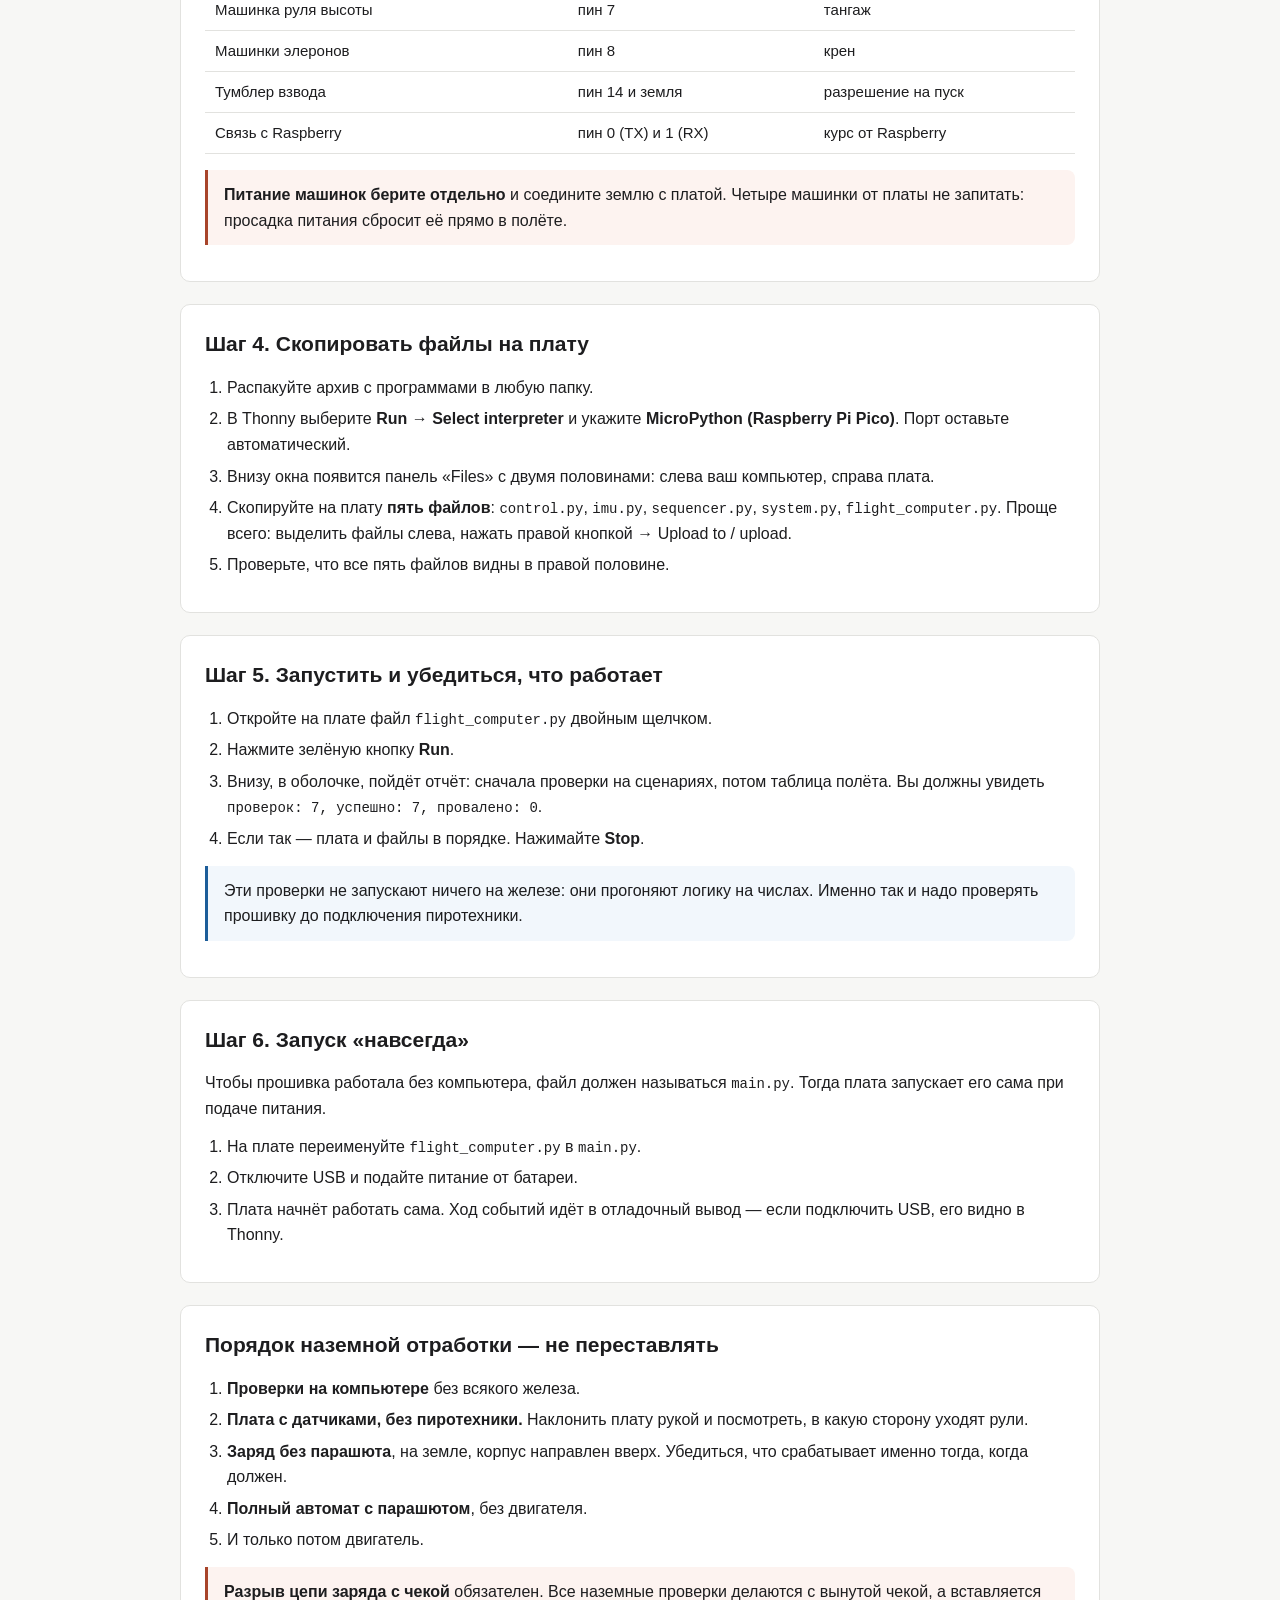
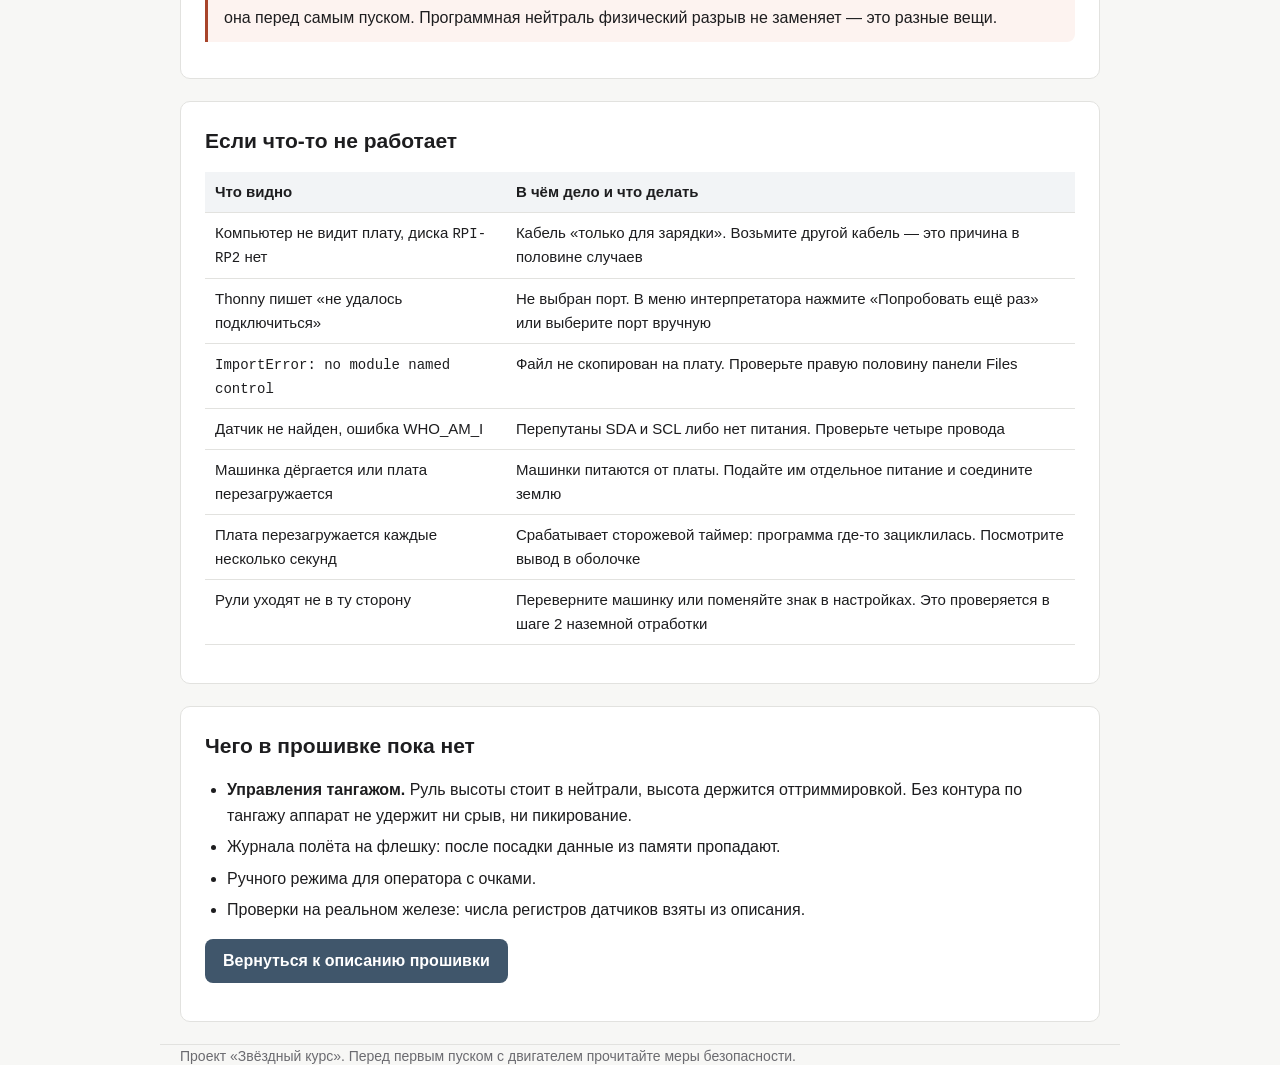
<file: docs/install.html>
<!DOCTYPE html>
<html lang="ru">
<head>
<meta charset="utf-8">
<meta name="viewport" content="width=device-width, initial-scale=1">
<title>Как установить прошивку — пошагово для новичка</title>
<link rel="stylesheet" href="style.css">
</head>
<body>

<header>
  <div class="wrap">
    <h1>Как установить прошивку</h1>
    <p>Пошагово, для того, кто этого никогда не делал</p>
    <nav>
      <a href="index.html">Устройство и комплектующие</a>
      <a href="firmware.html">Прошивка</a>
      <a class="on" href="install.html">Как установить</a>
      <a href="catapult.html">Катапульта</a>
      <a href="programs.html">Скачать программы</a>
    </nav>
  </div>
</header>

<main class="wrap">

<section>
  <h2>Что понадобится</h2>
  <table>
    <tr><th>Что</th><th>Зачем</th></tr>
    <tr><td>Плата RP2040 (Raspberry Pi Pico)</td><td>на неё ставим прошивку</td></tr>
    <tr><td>Кабель USB — micro-USB или USB-C, <strong>не только для зарядки</strong></td><td>по нему компьютер видит плату; «зарядные» кабели не подходят, это самая частая причина неудачи</td></tr>
    <tr><td>Компьютер с Windows</td><td>всё делается с него</td></tr>
    <tr><td>Архив с программами</td><td>скачайте на <a href="programs.html">странице программ</a></td></tr>
    <tr><td>Программа Thonny</td><td>простой редактор, созданный как раз для таких плат</td></tr>
  </table>
  <div class="note">
    Ничего компилировать и настраивать не нужно. MicroPython — это готовый
    интерпретатор: вы просто копируете текстовые файлы на плату и запускаете.
  </div>
</section>

<section>
  <h2>Шаг 1. Поставить Thonny</h2>
  <ol>
    <li>Скачайте Thonny с сайта <strong>thonny.org</strong> (кнопка Download for Windows).</li>
    <li>Установите как обычную программу, все галочки по умолчанию.</li>
    <li>Запустите. Если предложит выбрать язык — выберите русский.</li>
  </ol>
</section>

<section>
  <h2>Шаг 2. Записать MicroPython на плату</h2>
  <p>Это разовая операция, дальше плата готова к работе.</p>
  <ol>
    <li>Скачайте файл прошивки MicroPython для Pico: на сайте <strong>micropython.org/download/RPI_PICO</strong> возьмите самый свежий файл с расширением <code>.uf2</code>.</li>
    <li><strong>Отключите плату от компьютера</strong>, если она подключена.</li>
    <li>Нажмите и держите кнопку <strong>BOOTSEL</strong> на плате.</li>
    <li>Не отпуская кнопку, вставьте USB-кабель в компьютер. Отпустите кнопку.</li>
    <li>В Проводнике появится новый диск с названием <code>RPI-RP2</code>.</li>
    <li>Перетащите скачанный файл <code>.uf2</code> на этот диск.</li>
    <li>Плата сама перезагрузится, диск исчезнет. Это значит, что всё получилось.</li>
  </ol>
</section>

<section>
  <h2>Шаг 3. Подключить датчики и машинки</h2>
  <p>Пока не подключайте пиротехнику. Сначала только датчики, машинки и тумблер.</p>
  <table>
    <tr><th>Что</th><th>Куда</th><th>Зачем</th></tr>
    <tr><td>Плата гироскопа SDA</td><td>пин 4</td><td>данные I2C</td></tr>
    <tr><td>Плата гироскопа SCL</td><td>пин 5</td><td>такт I2C</td></tr>
    <tr><td>Плата гироскопа VCC и GND</td><td>3,3 В и земля</td><td>питание</td></tr>
    <tr><td>Машинка руля направления</td><td>пин 6</td><td>курс</td></tr>
    <tr><td>Машинка руля высоты</td><td>пин 7</td><td>тангаж</td></tr>
    <tr><td>Машинки элеронов</td><td>пин 8</td><td>крен</td></tr>
    <tr><td>Тумблер взвода</td><td>пин 14 и земля</td><td>разрешение на пуск</td></tr>
    <tr><td>Связь с Raspberry</td><td>пин 0 (TX) и 1 (RX)</td><td>курс от Raspberry</td></tr>
  </table>
  <div class="warn">
    <strong>Питание машинок берите отдельно</strong> и соедините землю с платой.
    Четыре машинки от платы не запитать: просадка питания сбросит её прямо в полёте.
  </div>
</section>

<section>
  <h2>Шаг 4. Скопировать файлы на плату</h2>
  <ol>
    <li>Распакуйте архив с программами в любую папку.</li>
    <li>В Thonny выберите <strong>Run → Select interpreter</strong> и укажите <strong>MicroPython (Raspberry Pi Pico)</strong>. Порт оставьте автоматический.</li>
    <li>Внизу окна появится панель «Files» с двумя половинами: слева ваш компьютер, справа плата.</li>
    <li>Скопируйте на плату <strong>пять файлов</strong>: <code>control.py</code>, <code>imu.py</code>, <code>sequencer.py</code>, <code>system.py</code>, <code>flight_computer.py</code>.
      Проще всего: выделить файлы слева, нажать правой кнопкой → Upload to /  upload.</li>
    <li>Проверьте, что все пять файлов видны в правой половине.</li>
  </ol>
</section>

<section>
  <h2>Шаг 5. Запустить и убедиться, что работает</h2>
  <ol>
    <li>Откройте на плате файл <code>flight_computer.py</code> двойным щелчком.</li>
    <li>Нажмите зелёную кнопку <strong>Run</strong>.</li>
    <li>Внизу, в оболочке, пойдёт отчёт: сначала проверки на сценариях, потом таблица полёта.
      Вы должны увидеть <code>проверок: 7, успешно: 7, провалено: 0</code>.</li>
    <li>Если так — плата и файлы в порядке. Нажимайте <strong>Stop</strong>.</li>
  </ol>
  <div class="note">
    Эти проверки не запускают ничего на железе: они прогоняют логику на числах.
    Именно так и надо проверять прошивку до подключения пиротехники.
  </div>
</section>

<section>
  <h2>Шаг 6. Запуск «навсегда»</h2>
  <p>
    Чтобы прошивка работала без компьютера, файл должен называться <code>main.py</code>.
    Тогда плата запускает его сама при подаче питания.
  </p>
  <ol>
    <li>На плате переименуйте <code>flight_computer.py</code> в <code>main.py</code>.</li>
    <li>Отключите USB и подайте питание от батареи.</li>
    <li>Плата начнёт работать сама. Ход событий идёт в отладочный вывод — если подключить USB, его видно в Thonny.</li>
  </ol>
</section>

<section>
  <h2>Порядок наземной отработки — не переставлять</h2>
  <ol>
    <li><strong>Проверки на компьютере</strong> без всякого железа.</li>
    <li><strong>Плата с датчиками, без пиротехники.</strong> Наклонить плату рукой и посмотреть, в какую сторону уходят рули.</li>
    <li><strong>Заряд без парашюта</strong>, на земле, корпус направлен вверх. Убедиться, что срабатывает именно тогда, когда должен.</li>
    <li><strong>Полный автомат с парашютом</strong>, без двигателя.</li>
    <li>И только потом двигатель.</li>
  </ol>
  <div class="warn">
    <strong>Разрыв цепи заряда с чекой</strong> обязателен. Все наземные проверки
    делаются с вынутой чекой, а вставляется она перед самым пуском. Программная
    нейтраль физический разрыв не заменяет — это разные вещи.
  </div>
</section>

<section>
  <h2>Если что-то не работает</h2>
  <table>
    <tr><th>Что видно</th><th>В чём дело и что делать</th></tr>
    <tr><td>Компьютер не видит плату, диска <code>RPI-RP2</code> нет</td><td>Кабель «только для зарядки». Возьмите другой кабель — это причина в половине случаев</td></tr>
    <tr><td>Thonny пишет «не удалось подключиться»</td><td>Не выбран порт. В меню интерпретатора нажмите «Попробовать ещё раз» или выберите порт вручную</td></tr>
    <tr><td><code>ImportError: no module named control</code></td><td>Файл не скопирован на плату. Проверьте правую половину панели Files</td></tr>
    <tr><td>Датчик не найден, ошибка WHO_AM_I</td><td>Перепутаны SDA и SCL либо нет питания. Проверьте четыре провода</td></tr>
    <tr><td>Машинка дёргается или плата перезагружается</td><td>Машинки питаются от платы. Подайте им отдельное питание и соедините землю</td></tr>
    <tr><td>Плата перезагружается каждые несколько секунд</td><td>Срабатывает сторожевой таймер: программа где-то зациклилась. Посмотрите вывод в оболочке</td></tr>
    <tr><td>Рули уходят не в ту сторону</td><td>Переверните машинку или поменяйте знак в настройках. Это проверяется в шаге 2 наземной отработки</td></tr>
  </table>
</section>

<section>
  <h2>Чего в прошивке пока нет</h2>
  <ul>
    <li><strong>Управления тангажом.</strong> Руль высоты стоит в нейтрали, высота держится оттриммировкой. Без контура по тангажу аппарат не удержит ни срыв, ни пикирование.</li>
    <li>Журнала полёта на флешку: после посадки данные из памяти пропадают.</li>
    <li>Ручного режима для оператора с очками.</li>
    <li>Проверки на реальном железе: числа регистров датчиков взяты из описания.</li>
  </ul>
  <p><a class="download alt" href="firmware.html">Вернуться к описанию прошивки</a></p>
</section>

</main>

<footer class="wrap">
  Проект «Звёздный курс». Перед первым пуском с двигателем прочитайте меры безопасности.
</footer>

</body>
</html>
</file>
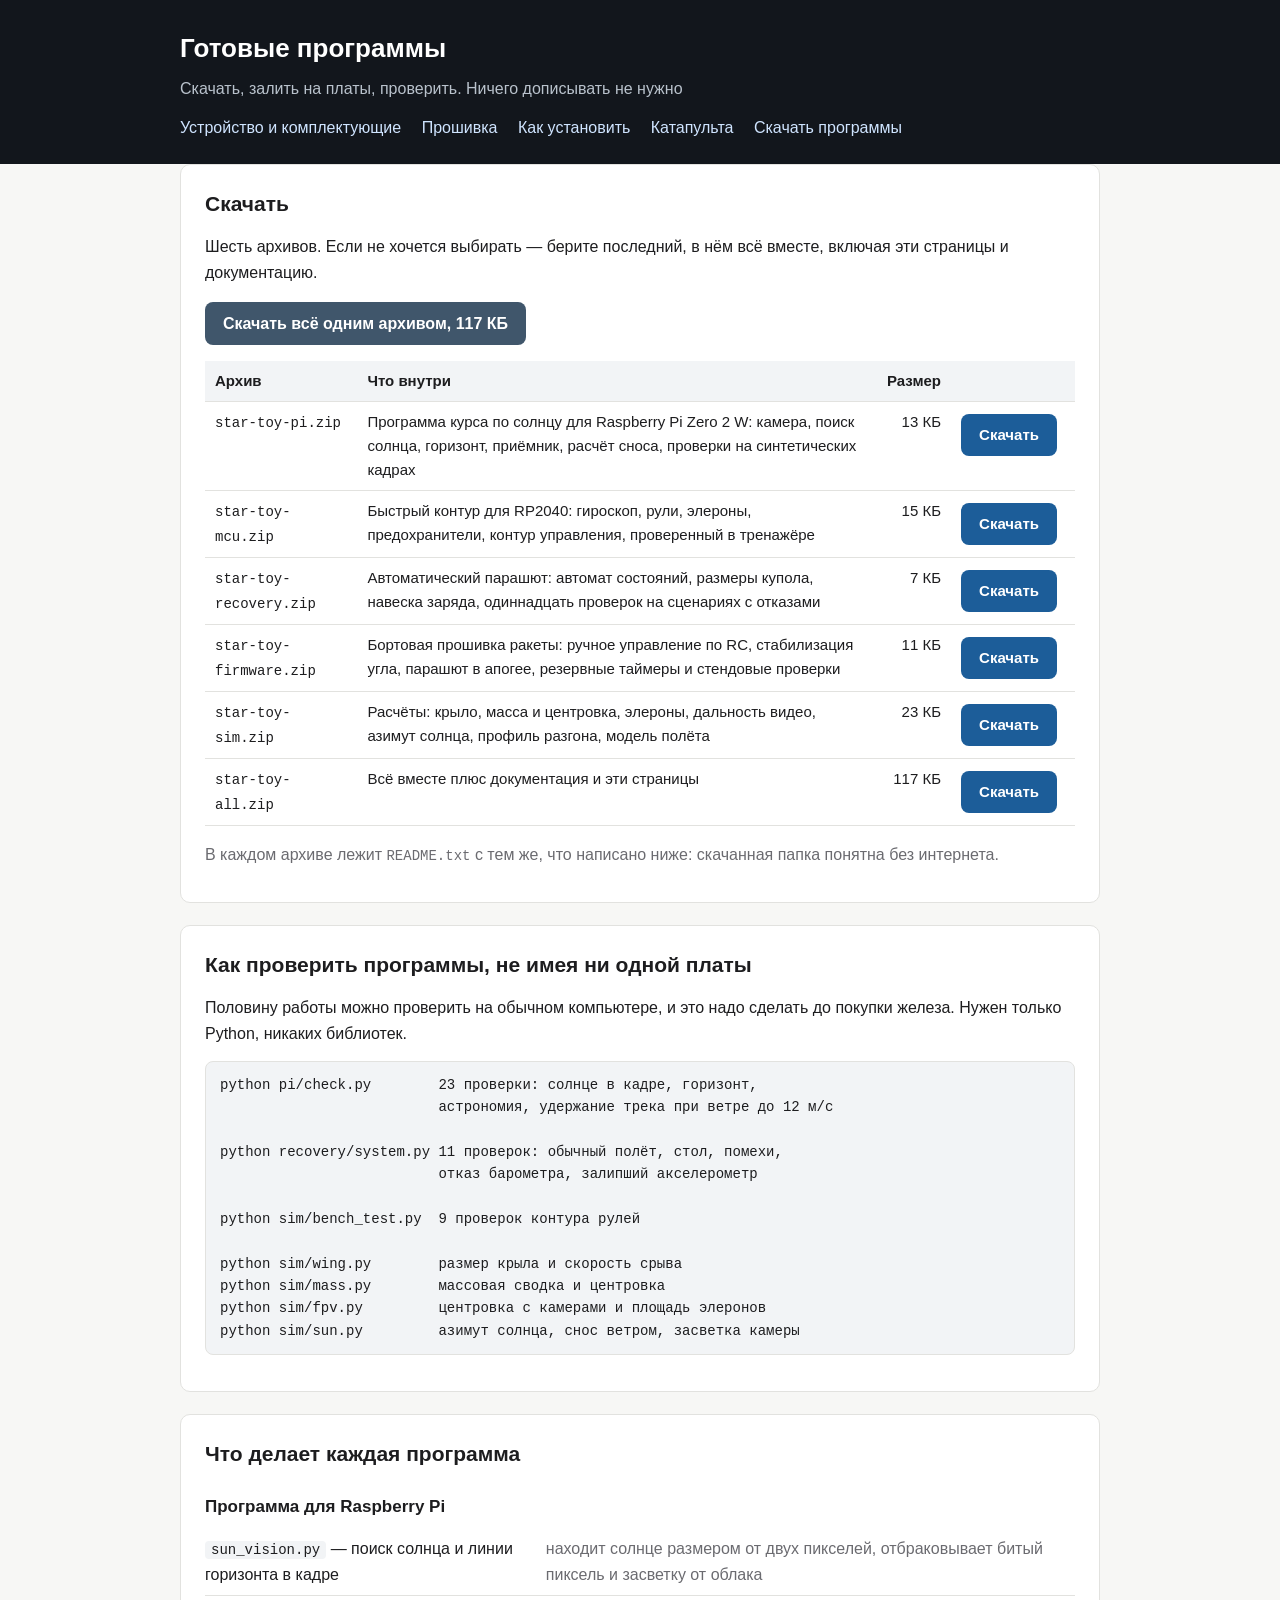
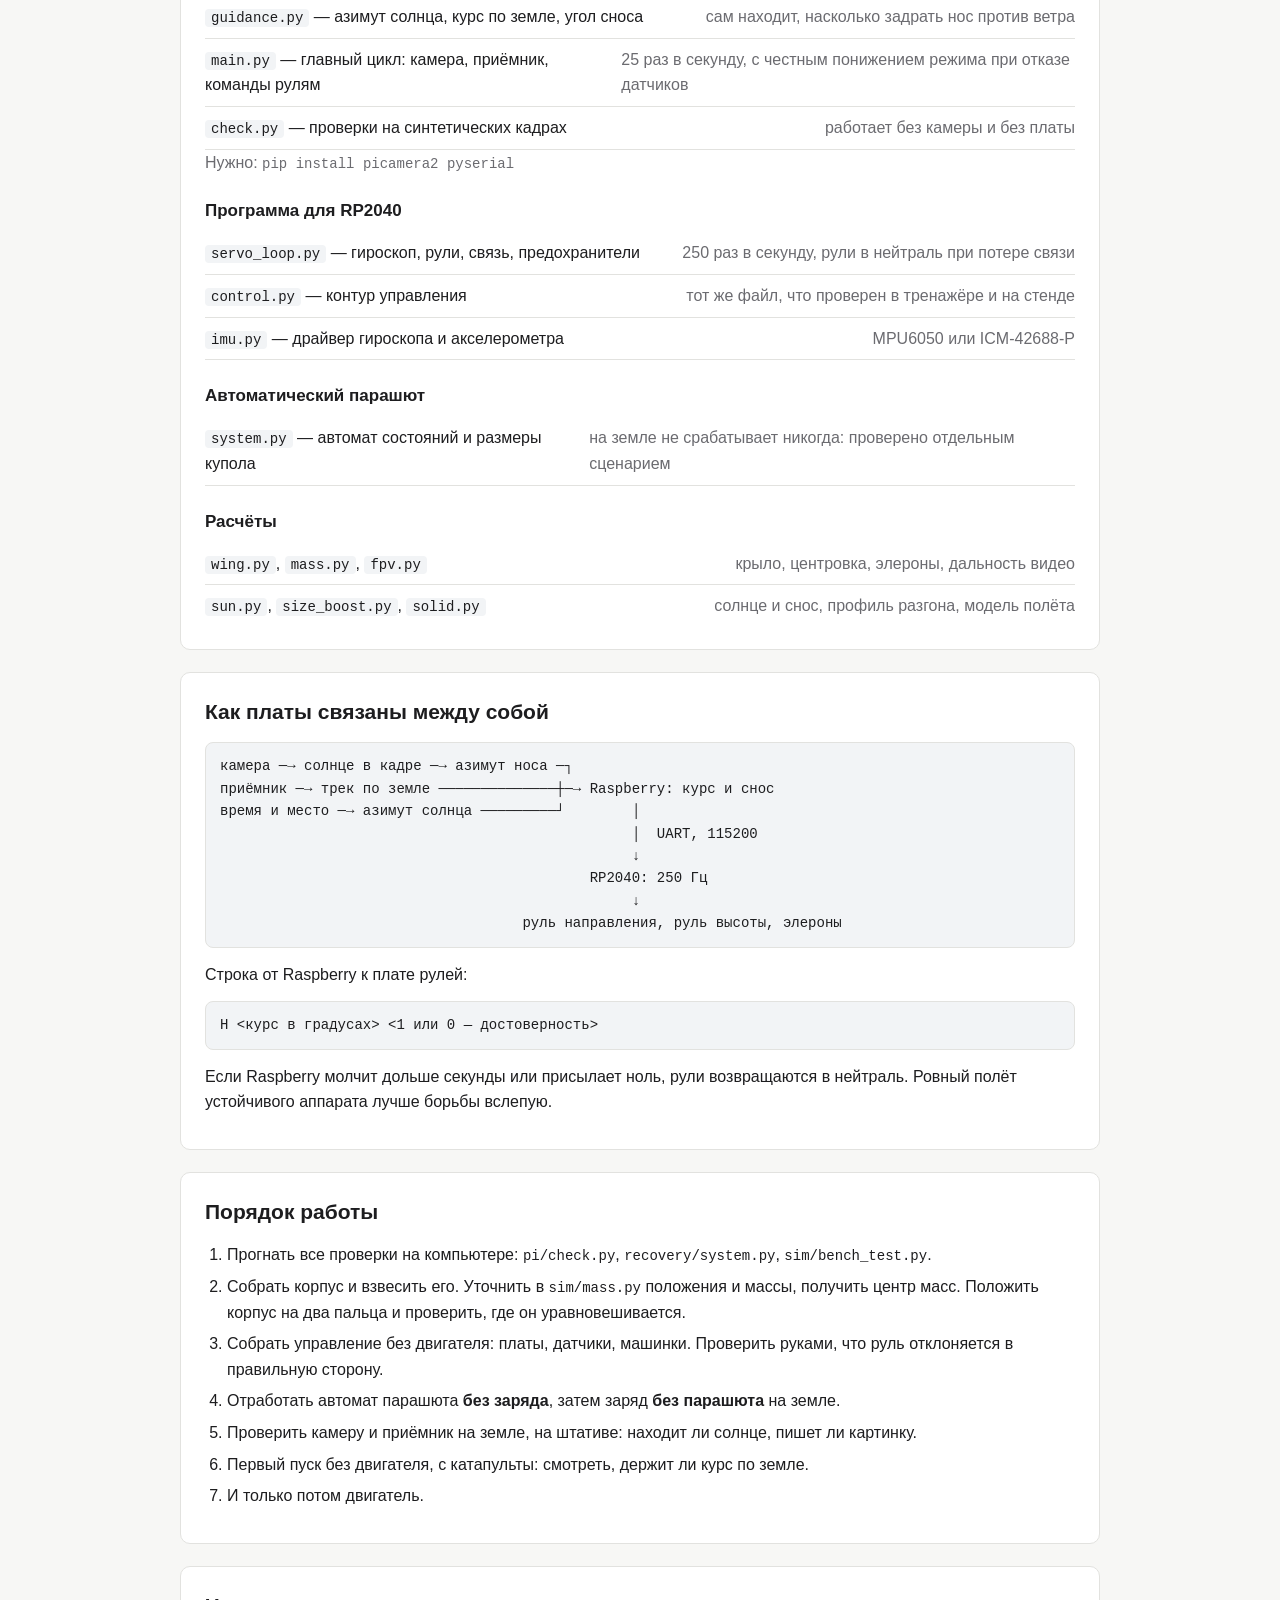
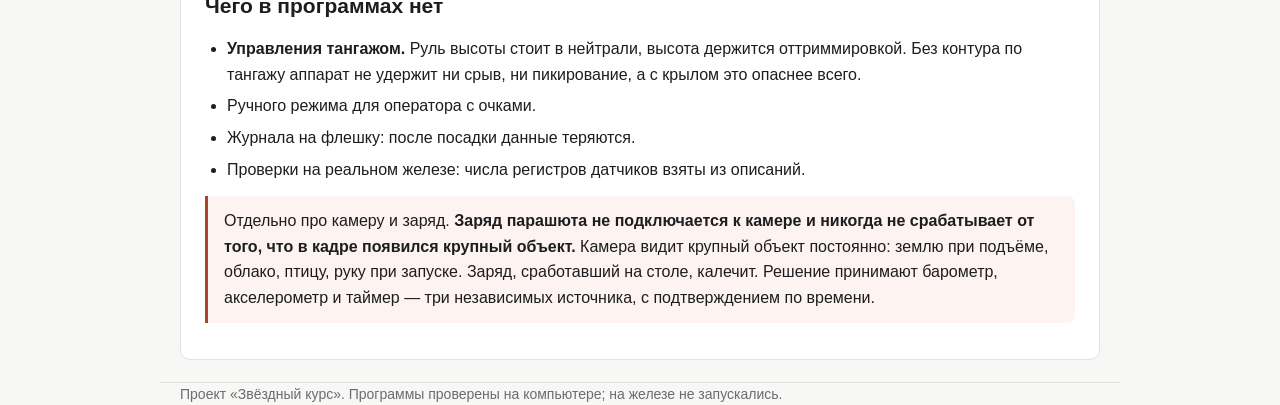
<file: docs/programs.html>
<!DOCTYPE html>
<html lang="ru">
<head>
<meta charset="utf-8">
<meta name="viewport" content="width=device-width, initial-scale=1">
<title>Звёздный курс — готовые программы</title>
<link rel="stylesheet" href="style.css">
</head>
<body>

<header>
  <div class="wrap">
    <h1>Готовые программы</h1>
    <p>Скачать, залить на платы, проверить. Ничего дописывать не нужно</p>
    <nav>
      <a href="index.html">Устройство и комплектующие</a>
      <a href="firmware.html">Прошивка</a>
      <a href="install.html">Как установить</a>
      <a href="catapult.html">Катапульта</a>
      <a href="programs.html">Скачать программы</a>
    </nav>
  </div>
</header>

<main class="wrap">

<section>
  <h2>Скачать</h2>
  <p>
    Шесть архивов. Если не хочется выбирать — берите последний, в нём всё вместе,
    включая эти страницы и документацию.
  </p>
  <p>
    <a class="download alt" href="downloads/star-toy-all.zip">Скачать всё одним архивом, 117 КБ</a>
  </p>
  <table>
    <tr><th>Архив</th><th>Что внутри</th><th class="num">Размер</th><th></th></tr>
    <tr>
      <td><code>star-toy-pi.zip</code></td>
      <td>Программа курса по солнцу для Raspberry Pi Zero 2 W: камера, поиск солнца,
        горизонт, приёмник, расчёт сноса, проверки на синтетических кадрах</td>
      <td class="num">13 КБ</td>
      <td><a class="download" href="downloads/star-toy-pi.zip">Скачать</a></td>
    </tr>
    <tr>
      <td><code>star-toy-mcu.zip</code></td>
      <td>Быстрый контур для RP2040: гироскоп, рули, элероны, предохранители,
        контур управления, проверенный в тренажёре</td>
      <td class="num">15 КБ</td>
      <td><a class="download" href="downloads/star-toy-mcu.zip">Скачать</a></td>
    </tr>
    <tr>
      <td><code>star-toy-recovery.zip</code></td>
      <td>Автоматический парашют: автомат состояний, размеры купола, навеска заряда,
        одиннадцать проверок на сценариях с отказами</td>
      <td class="num">7 КБ</td>
      <td><a class="download" href="downloads/star-toy-recovery.zip">Скачать</a></td>
    </tr>
    <tr>
      <td><code>star-toy-firmware.zip</code></td>
      <td>Бортовая прошивка ракеты: ручное управление по RC, стабилизация угла,
        парашют в апогее, резервные таймеры и стендовые проверки</td>
      <td class="num">11 КБ</td>
      <td><a class="download" href="downloads/star-toy-firmware.zip">Скачать</a></td>
    </tr>
    <tr>
      <td><code>star-toy-sim.zip</code></td>
      <td>Расчёты: крыло, масса и центровка, элероны, дальность видео, азимут солнца,
        профиль разгона, модель полёта</td>
      <td class="num">23 КБ</td>
      <td><a class="download" href="downloads/star-toy-sim.zip">Скачать</a></td>
    </tr>
    <tr>
      <td><code>star-toy-all.zip</code></td>
      <td>Всё вместе плюс документация и эти страницы</td>
      <td class="num">117 КБ</td>
      <td><a class="download" href="downloads/star-toy-all.zip">Скачать</a></td>
    </tr>
  </table>
  <p class="muted">
    В каждом архиве лежит <code>README.txt</code> с тем же, что написано ниже:
    скачанная папка понятна без интернета.
  </p>
</section>

<section>
  <h2>Как проверить программы, не имея ни одной платы</h2>
  <p>
    Половину работы можно проверить на обычном компьютере, и это надо сделать
    до покупки железа. Нужен только Python, никаких библиотек.
  </p>
  <pre>python pi/check.py        23 проверки: солнце в кадре, горизонт,
                          астрономия, удержание трека при ветре до 12 м/с

python recovery/system.py 11 проверок: обычный полёт, стол, помехи,
                          отказ барометра, залипший акселерометр

python sim/bench_test.py  9 проверок контура рулей

python sim/wing.py        размер крыла и скорость срыва
python sim/mass.py        массовая сводка и центровка
python sim/fpv.py         центровка с камерами и площадь элеронов
python sim/sun.py         азимут солнца, снос ветром, засветка камеры</pre>
</section>

<section>
  <h2>Что делает каждая программа</h2>

  <h3>Программа для Raspberry Pi</h3>
  <div class="file"><span><code>sun_vision.py</code> — поиск солнца и линии горизонта в кадре</span><span class="muted">находит солнце размером от двух пикселей, отбраковывает битый пиксель и засветку от облака</span></div>
  <div class="file"><span><code>guidance.py</code> — азимут солнца, курс по земле, угол сноса</span><span class="muted">сам находит, насколько задрать нос против ветра</span></div>
  <div class="file"><span><code>main.py</code> — главный цикл: камера, приёмник, команды рулям</span><span class="muted">25 раз в секунду, с честным понижением режима при отказе датчиков</span></div>
  <div class="file"><span><code>check.py</code> — проверки на синтетических кадрах</span><span class="muted">работает без камеры и без платы</span></div>
  <p class="muted">Нужно: <code>pip install picamera2 pyserial</code></p>

  <h3>Программа для RP2040</h3>
  <div class="file"><span><code>servo_loop.py</code> — гироскоп, рули, связь, предохранители</span><span class="muted">250 раз в секунду, рули в нейтраль при потере связи</span></div>
  <div class="file"><span><code>control.py</code> — контур управления</span><span class="muted">тот же файл, что проверен в тренажёре и на стенде</span></div>
  <div class="file"><span><code>imu.py</code> — драйвер гироскопа и акселерометра</span><span class="muted">MPU6050 или ICM-42688-P</span></div>

  <h3>Автоматический парашют</h3>
  <div class="file"><span><code>system.py</code> — автомат состояний и размеры купола</span><span class="muted">на земле не срабатывает никогда: проверено отдельным сценарием</span></div>

  <h3>Расчёты</h3>
  <div class="file"><span><code>wing.py</code>, <code>mass.py</code>, <code>fpv.py</code></span><span class="muted">крыло, центровка, элероны, дальность видео</span></div>
  <div class="file"><span><code>sun.py</code>, <code>size_boost.py</code>, <code>solid.py</code></span><span class="muted">солнце и снос, профиль разгона, модель полёта</span></div>
</section>

<section>
  <h2>Как платы связаны между собой</h2>
  <pre>камера ─→ солнце в кадре ─→ азимут носа ─┐
приёмник ─→ трек по земле ──────────────┼─→ Raspberry: курс и снос
время и место ─→ азимут солнца ─────────┘        │
                                                 │  UART, 115200
                                                 ↓
                                            RP2040: 250 Гц
                                                 ↓
                                    руль направления, руль высоты, элероны</pre>
  <p>Строка от Raspberry к плате рулей:</p>
  <pre>H &lt;курс в градусах&gt; &lt;1 или 0 — достоверность&gt;</pre>
  <p>
    Если Raspberry молчит дольше секунды или присылает ноль, рули возвращаются
    в нейтраль. Ровный полёт устойчивого аппарата лучше борьбы вслепую.
  </p>
</section>

<section>
  <h2>Порядок работы</h2>
  <ol>
    <li>Прогнать все проверки на компьютере: <code>pi/check.py</code>,
      <code>recovery/system.py</code>, <code>sim/bench_test.py</code>.</li>
    <li>Собрать корпус и взвесить его. Уточнить в <code>sim/mass.py</code> положения
      и массы, получить центр масс. Положить корпус на два пальца и проверить,
      где он уравновешивается.</li>
    <li>Собрать управление без двигателя: платы, датчики, машинки. Проверить
      руками, что руль отклоняется в правильную сторону.</li>
    <li>Отработать автомат парашюта <strong>без заряда</strong>, затем заряд
      <strong>без парашюта</strong> на земле.</li>
    <li>Проверить камеру и приёмник на земле, на штативе: находит ли солнце,
      пишет ли картинку.</li>
    <li>Первый пуск без двигателя, с катапульты: смотреть, держит ли курс
      по земле.</li>
    <li>И только потом двигатель.</li>
  </ol>
</section>

<section>
  <h2>Чего в программах нет</h2>
  <ul>
    <li><strong>Управления тангажом.</strong> Руль высоты стоит в нейтрали, высота
      держится оттриммировкой. Без контура по тангажу аппарат не удержит ни срыв,
      ни пикирование, а с крылом это опаснее всего.</li>
    <li>Ручного режима для оператора с очками.</li>
    <li>Журнала на флешку: после посадки данные теряются.</li>
    <li>Проверки на реальном железе: числа регистров датчиков взяты из описаний.</li>
  </ul>
  <div class="warn">
    Отдельно про камеру и заряд. <strong>Заряд парашюта не подключается к камере
    и никогда не срабатывает от того, что в кадре появился крупный объект.</strong>
    Камера видит крупный объект постоянно: землю при подъёме, облако, птицу, руку
    при запуске. Заряд, сработавший на столе, калечит. Решение принимают барометр,
    акселерометр и таймер — три независимых источника, с подтверждением по времени.
  </div>
</section>

</main>

<footer class="wrap">
  Проект «Звёздный курс». Программы проверены на компьютере; на железе не запускались.
</footer>

</body>
</html>
</file>
<file: docs/style.css>
/* Общие стили страниц проекта «Звёздный курс» */

:root {
  --bg: #f7f7f5;
  --card: #ffffff;
  --ink: #1d1d1f;
  --muted: #6b6b70;
  --line: #e2e2df;
  --accent: #1c5d99;
  --warn: #a8442a;
  --ok: #2f7d4f;
}

* { box-sizing: border-box; }

body {
  margin: 0;
  background: var(--bg);
  color: var(--ink);
  font: 16px/1.6 -apple-system, "Segoe UI", Roboto, "Helvetica Neue", sans-serif;
}

header {
  background: #12161c;
  color: #fff;
  padding: 28px 0 22px;
}

.wrap {
  max-width: 960px;
  margin: 0 auto;
  padding: 0 20px;
}

header h1 { margin: 0 0 6px; font-size: 26px; }
header p { margin: 0; color: #b9c2cc; }
header a { color: #9ecbff; }

nav { margin-top: 14px; }
nav a {
  display: inline-block;
  margin-right: 16px;
  color: #cfe4ff;
  text-decoration: none;
  border-bottom: 1px solid transparent;
}
nav a:hover, nav a.on { border-bottom-color: #cfe4ff; }

main { padding: 28px 0 60px; }

section {
  background: var(--card);
  border: 1px solid var(--line);
  border-radius: 10px;
  padding: 22px 24px;
  margin-bottom: 22px;
}

h2 { margin: 0 0 14px; font-size: 21px; }
h3 { margin: 22px 0 8px; font-size: 17px; }
h3:first-child { margin-top: 0; }

p { margin: 0 0 12px; }
ul, ol { margin: 0 0 12px; padding-left: 22px; }
li { margin-bottom: 6px; }

table {
  width: 100%;
  border-collapse: collapse;
  margin: 8px 0 16px;
  font-size: 15px;
}
th, td {
  text-align: left;
  padding: 8px 10px;
  border-bottom: 1px solid var(--line);
  vertical-align: top;
}
th { background: #f2f4f6; font-weight: 600; }
td.num, th.num { text-align: right; white-space: nowrap; }

.note {
  border-left: 3px solid var(--accent);
  background: #f2f7fc;
  padding: 12px 16px;
  margin: 14px 0;
  border-radius: 0 8px 8px 0;
}
.warn {
  border-left: 3px solid var(--warn);
  background: #fdf3f0;
  padding: 12px 16px;
  margin: 14px 0;
  border-radius: 0 8px 8px 0;
}
.ok { color: var(--ok); font-weight: 600; }
.bad { color: var(--warn); font-weight: 600; }
.muted { color: var(--muted); }

.cards {
  display: grid;
  grid-template-columns: repeat(auto-fit, minmax(250px, 1fr));
  gap: 14px;
}
.card {
  border: 1px solid var(--line);
  border-radius: 8px;
  padding: 16px 18px;
  background: #fcfcfb;
}
.card h3 { margin-top: 0; }
.card p:last-child { margin-bottom: 0; }

.file {
  display: flex;
  justify-content: space-between;
  align-items: baseline;
  gap: 12px;
  border-bottom: 1px solid var(--line);
  padding: 8px 0;
}
.file:last-child { border-bottom: none; }
.file code { background: #f2f4f6; padding: 1px 6px; border-radius: 4px; }

.download {
  display: inline-block;
  background: var(--accent);
  color: #fff;
  text-decoration: none;
  padding: 9px 18px;
  border-radius: 8px;
  font-weight: 600;
  margin: 4px 8px 4px 0;
}
.download:hover { background: #164a7a; }
.download.alt { background: #40566b; }

footer {
  border-top: 1px solid var(--line);
  padding: 18px 0 40px;
  color: var(--muted);
  font-size: 14px;
}

code, pre { font-family: "Cascadia Mono", Consolas, monospace; font-size: 14px; }
pre {
  background: #f2f4f6;
  border: 1px solid var(--line);
  border-radius: 8px;
  padding: 12px 14px;
  overflow-x: auto;
}

/* Схема аппарата в шапке главной страницы */
.hero {
  display: block;
  width: 100%;
  max-width: 860px;
  height: auto;
  margin: 18px auto 6px;
  background: #f4f7fa;
  border-radius: 10px;
}
</file>
